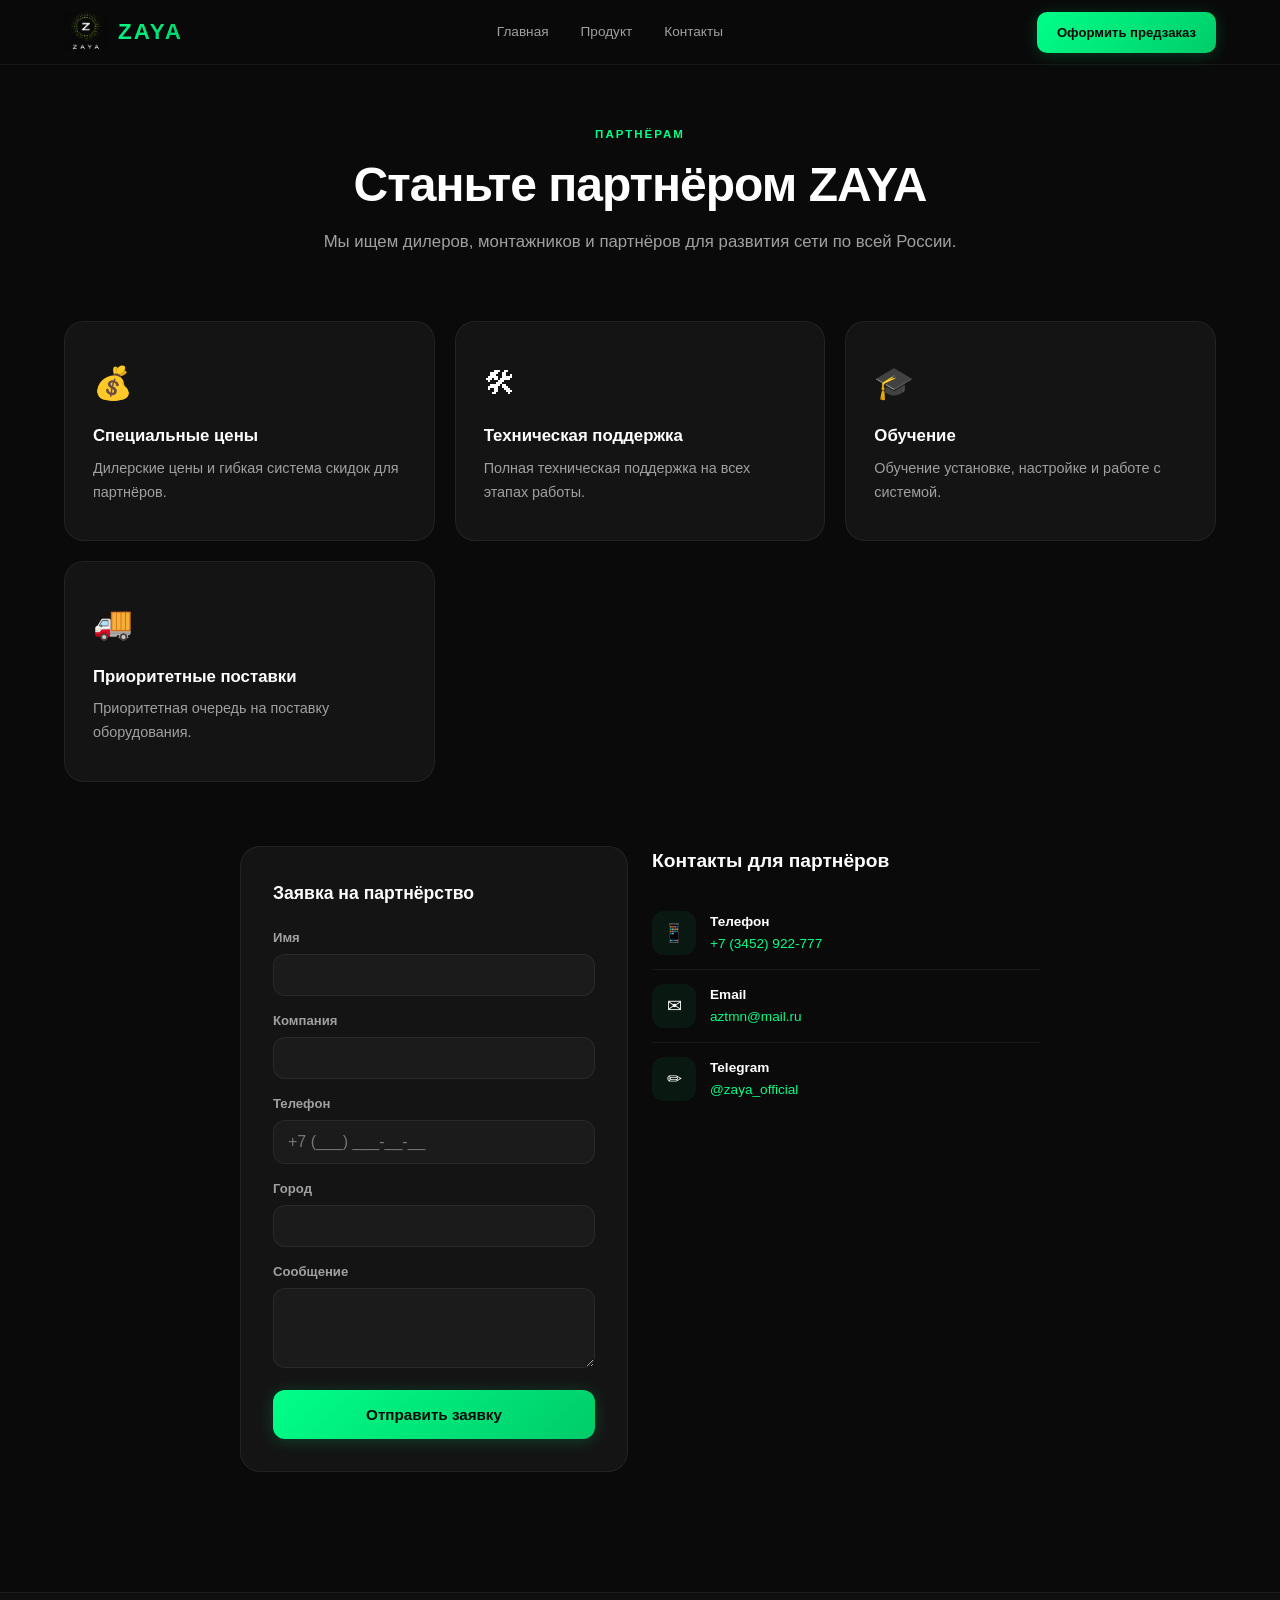
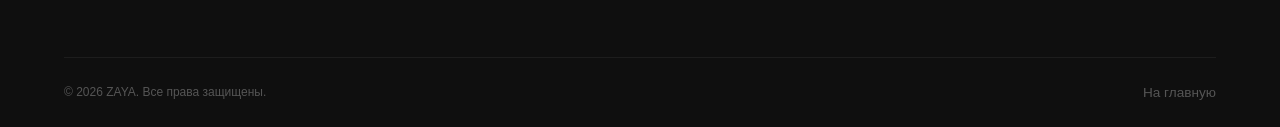
<file: dealers/index.html>
<!DOCTYPE html>
<html lang="ru">
<head>
<meta charset="UTF-8">
<meta name="viewport" content="width=device-width, initial-scale=1.0">
<title>Партнёрам — ZAYA</title>
<meta name="description" content="Станьте партнёром ZAYA. Дилерские условия, техническая поддержка, обучение.">
<link rel="icon" href="../assets/favicon.ico">
<link rel="stylesheet" href="../css/styles.css">
</head>
<body>

<header class="header scrolled" role="banner">
  <div class="container">
    <a href="../" class="logo" aria-label="ZAYA — На главную">
      <img src="../assets/logo.png" alt="ZAYA" width="44" height="44">
      <span>ZAYA</span>
    </a>
    <nav class="nav" aria-label="Навигация">
      <a href="../">Главная</a>
      <a href="../#product">Продукт</a>
      <a href="../#contact">Контакты</a>
    </nav>
    <div class="header-actions">
      <a href="../#contact" class="btn btn-primary btn-sm">Оформить предзаказ</a>
    </div>
  </div>
</header>

<section class="section" style="padding-top:120px">
  <div class="container">
    <div class="section-header">
      <div class="section-label">Партнёрам</div>
      <h2 class="section-title">Станьте партнёром ZAYA</h2>
      <p class="section-desc">Мы ищем дилеров, монтажников и партнёров для развития сети по всей России.</p>
    </div>

    <div class="why-grid" style="margin-bottom:64px">
      <div class="why-card">
        <div class="why-icon">&#128176;</div>
        <h3>Специальные цены</h3>
        <p>Дилерские цены и гибкая система скидок для партнёров.</p>
      </div>
      <div class="why-card">
        <div class="why-icon">&#128736;</div>
        <h3>Техническая поддержка</h3>
        <p>Полная техническая поддержка на всех этапах работы.</p>
      </div>
      <div class="why-card">
        <div class="why-icon">&#127891;</div>
        <h3>Обучение</h3>
        <p>Обучение установке, настройке и работе с системой.</p>
      </div>
      <div class="why-card">
        <div class="why-icon">&#128666;</div>
        <h3>Приоритетные поставки</h3>
        <p>Приоритетная очередь на поставку оборудования.</p>
      </div>
    </div>

    <div class="compare-grid" style="max-width:800px">
      <div class="contact-form-wrap">
        <form class="contact-form" id="dealerForm">
          <h3 style="margin-bottom:20px;font-size:1.1rem;font-weight:700">Заявка на партнёрство</h3>
          <input type="hidden" name="source" value="zaya-dealers">
          <div class="fg"><label for="d-name">Имя</label><input type="text" id="d-name" name="name" required autocomplete="name"></div>
          <div class="fg"><label for="d-company">Компания</label><input type="text" id="d-company" name="company"></div>
          <div class="fg"><label for="d-phone">Телефон</label><input type="tel" id="d-phone" name="phone" required autocomplete="tel" inputmode="tel" placeholder="+7 (___) ___-__-__"></div>
          <div class="fg"><label for="d-city">Город</label><input type="text" id="d-city" name="city"></div>
          <div class="fg"><label for="d-msg">Сообщение</label><textarea id="d-msg" name="message" rows="3"></textarea></div>
          <input type="text" name="website" style="position:absolute;left:-9999px" tabindex="-1" autocomplete="off">
          <input type="hidden" name="form_ts" id="formTs">
          <button type="submit" class="btn btn-primary btn-lg" style="width:100%">Отправить заявку</button>
        </form>
      </div>
      <div class="contact-info">
        <h3>Контакты для партнёров</h3>
        <div class="ci-item">
          <div class="ci-icon">&#128241;</div>
          <div><h4>Телефон</h4><p><a href="tel:+73452922777">+7 (3452) 922-777</a></p></div>
        </div>
        <div class="ci-item">
          <div class="ci-icon">&#9993;</div>
          <div><h4>Email</h4><p><a href="mailto:aztmn@mail.ru">aztmn@mail.ru</a></p></div>
        </div>
        <div class="ci-item">
          <div class="ci-icon">&#9999;</div>
          <div><h4>Telegram</h4><p><a href="https://t.me/zaya_official" target="_blank" rel="noopener">@zaya_official</a></p></div>
        </div>
      </div>
    </div>
  </div>
</section>

<footer class="footer" role="contentinfo">
  <div class="container">
    <div class="footer-bottom">
      <span>&copy; 2026 ZAYA. Все права защищены.</span>
      <a href="../" style="color:var(--t3);font-size:0.85rem">На главную</a>
    </div>
  </div>
</footer>

<script>
document.addEventListener('DOMContentLoaded', function() {
  var tsField = document.getElementById('formTs');
  if (tsField) tsField.value = Date.now();

  var phoneInput = document.querySelector('#d-phone');
  if (phoneInput) {
    function formatPhone(val) {
      var d = val.replace(/\D/g, '');
      if (d.startsWith('8') && d.length <= 11) d = '7' + d.slice(1);
      if (d.length > 0 && d[0] !== '7') d = '7' + d;
      d = d.slice(0, 11);
      if (d.length === 0) return '';
      var fmt = '+7';
      if (d.length > 1) fmt += ' ' + d.slice(1, 4);
      if (d.length > 4) fmt += ' ' + d.slice(4, 7);
      if (d.length > 7) fmt += '-' + d.slice(7, 9);
      if (d.length > 9) fmt += '-' + d.slice(9, 11);
      return fmt;
    }
    phoneInput.addEventListener('input', function() {
      var pos = this.selectionStart;
      var oldLen = this.value.length;
      this.value = formatPhone(this.value);
      var newLen = this.value.length;
      this.setSelectionRange(pos + (newLen - oldLen), pos + (newLen - oldLen));
    });
  }

  var form = document.getElementById('dealerForm');
  if (form) {
    form.addEventListener('submit', function(e) {
      e.preventDefault();
      var overlay = document.createElement('div');
      overlay.style.cssText = 'position:fixed;inset:0;background:rgba(0,0,0,0.7);z-index:10000;display:flex;align-items:center;justify-content:center';
      var box = document.createElement('div');
      box.style.cssText = 'background:#141414;border:1px solid #00ff88;border-radius:12px;padding:40px;text-align:center;color:#fff;max-width:360px;margin:20px';
      box.innerHTML = '<div style="font-size:2.5rem;margin-bottom:16px">\u2713</div><div style="font-size:1.2rem;font-weight:700;margin-bottom:8px">\u0417\u0430\u044f\u0432\u043a\u0430 \u043e\u0442\u043f\u0440\u0430\u0432\u043b\u0435\u043d\u0430!</div><div style="font-size:0.9rem;color:#a0a0a0;margin-bottom:20px">\u041c\u044b \u0441\u0432\u044f\u0436\u0435\u043c\u0441\u044f \u0441 \u0432\u0430\u043c\u0438 \u0432 \u0431\u043b\u0438\u0436\u0430\u0439\u0448\u0435\u0435 \u0432\u0440\u0435\u043c\u044f</div>';
      var btn = document.createElement('button');
      btn.style.cssText = 'padding:12px 32px;border-radius:12px;background:#00ff88;color:#0a0a0a;border:none;font-weight:700;cursor:pointer;font-size:0.95rem';
      btn.textContent = '\u041e\u0442\u043b\u0438\u0447\u043d\u043e';
      btn.addEventListener('click', function() { overlay.remove(); });
      box.appendChild(btn);
      overlay.appendChild(box);
      overlay.addEventListener('click', function(e) { if (e.target === overlay) overlay.remove(); });
      document.body.appendChild(overlay);
      form.reset();
      tsField.value = Date.now();
    });
  }
});
</script>
</body>
</html>
</file>
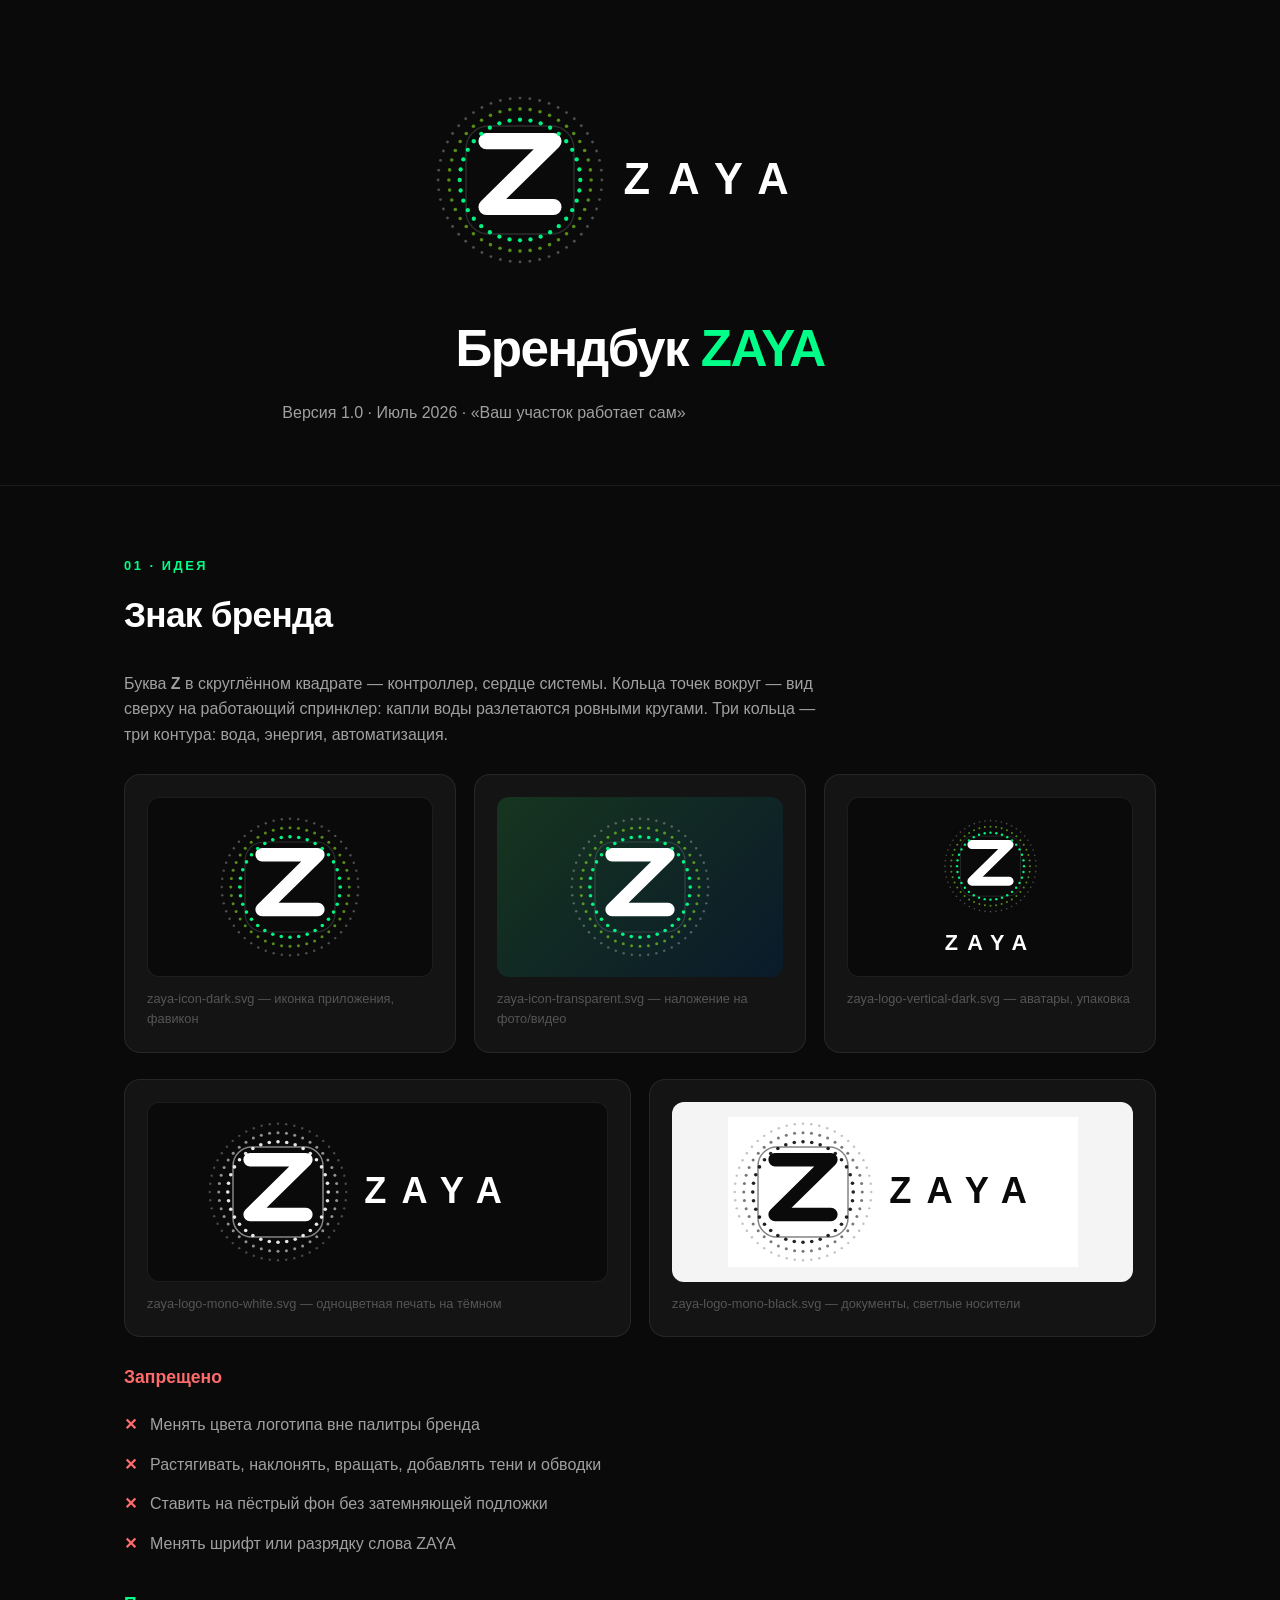
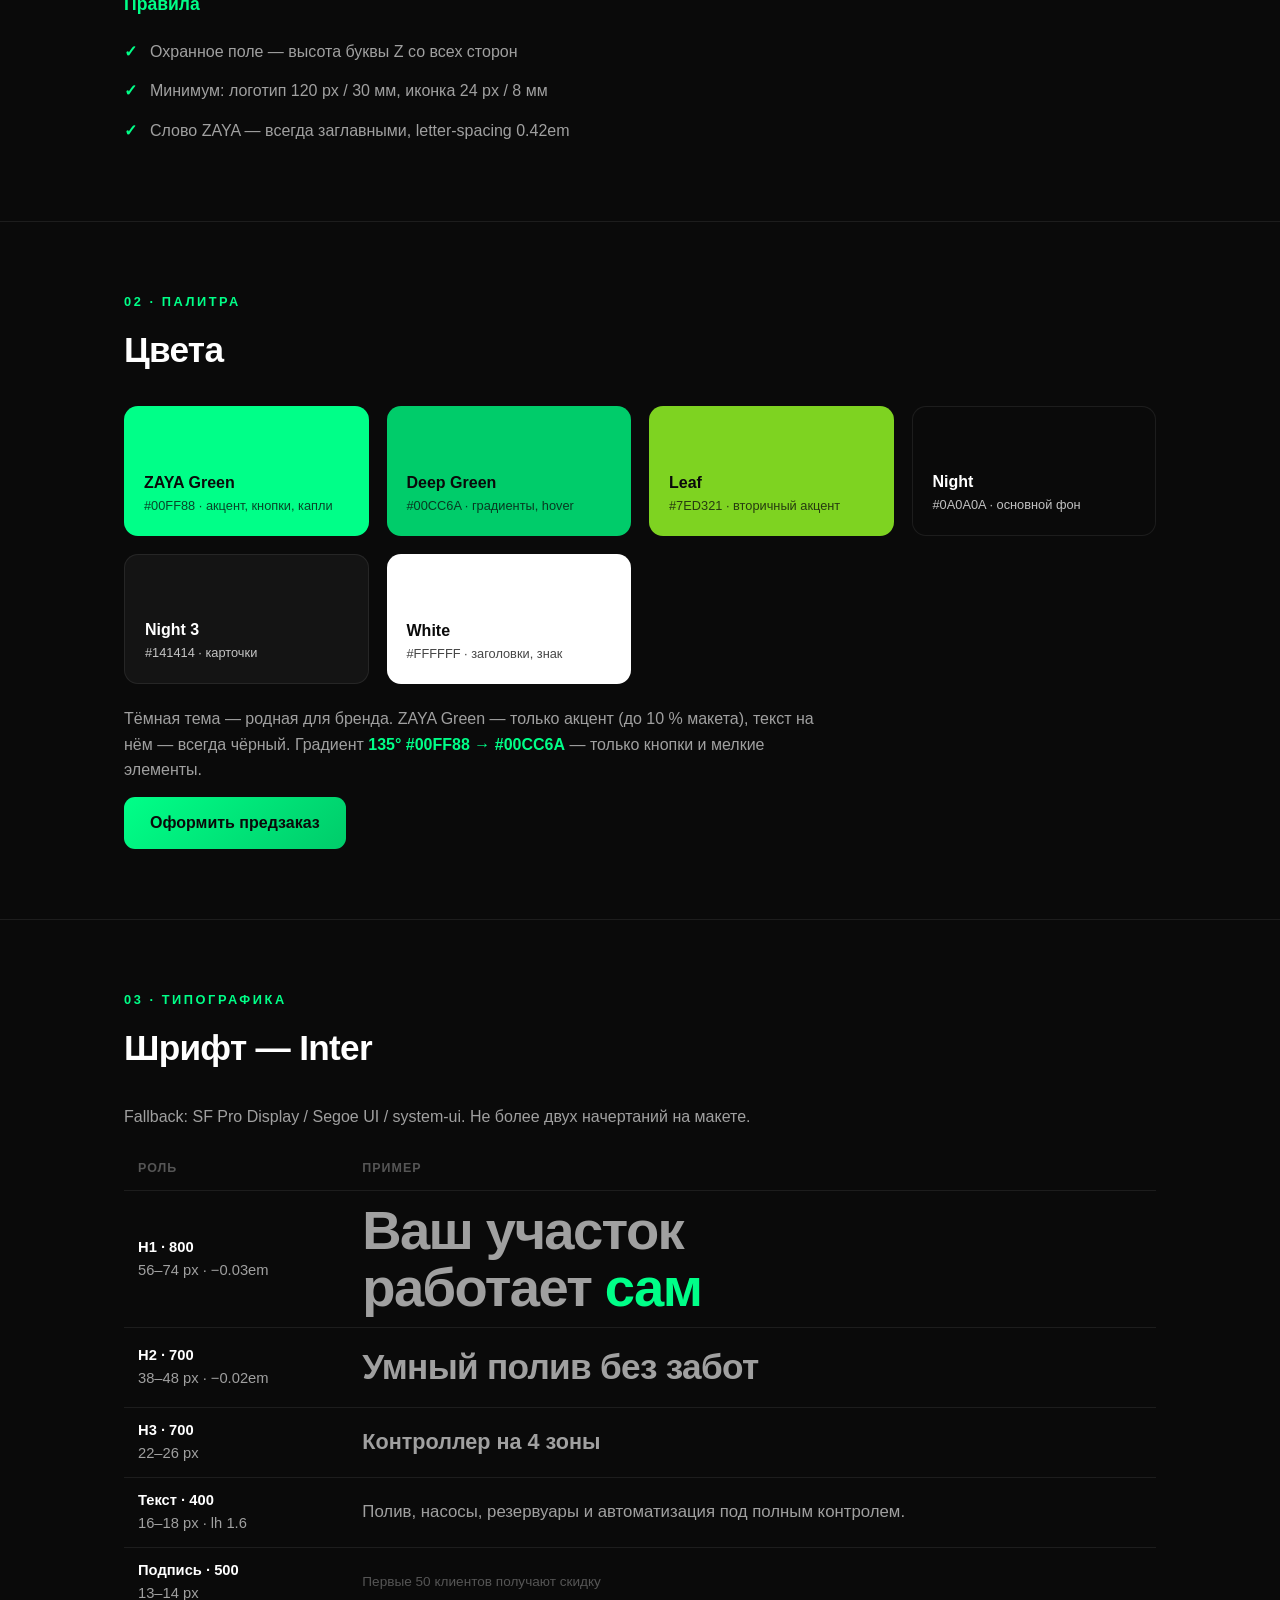
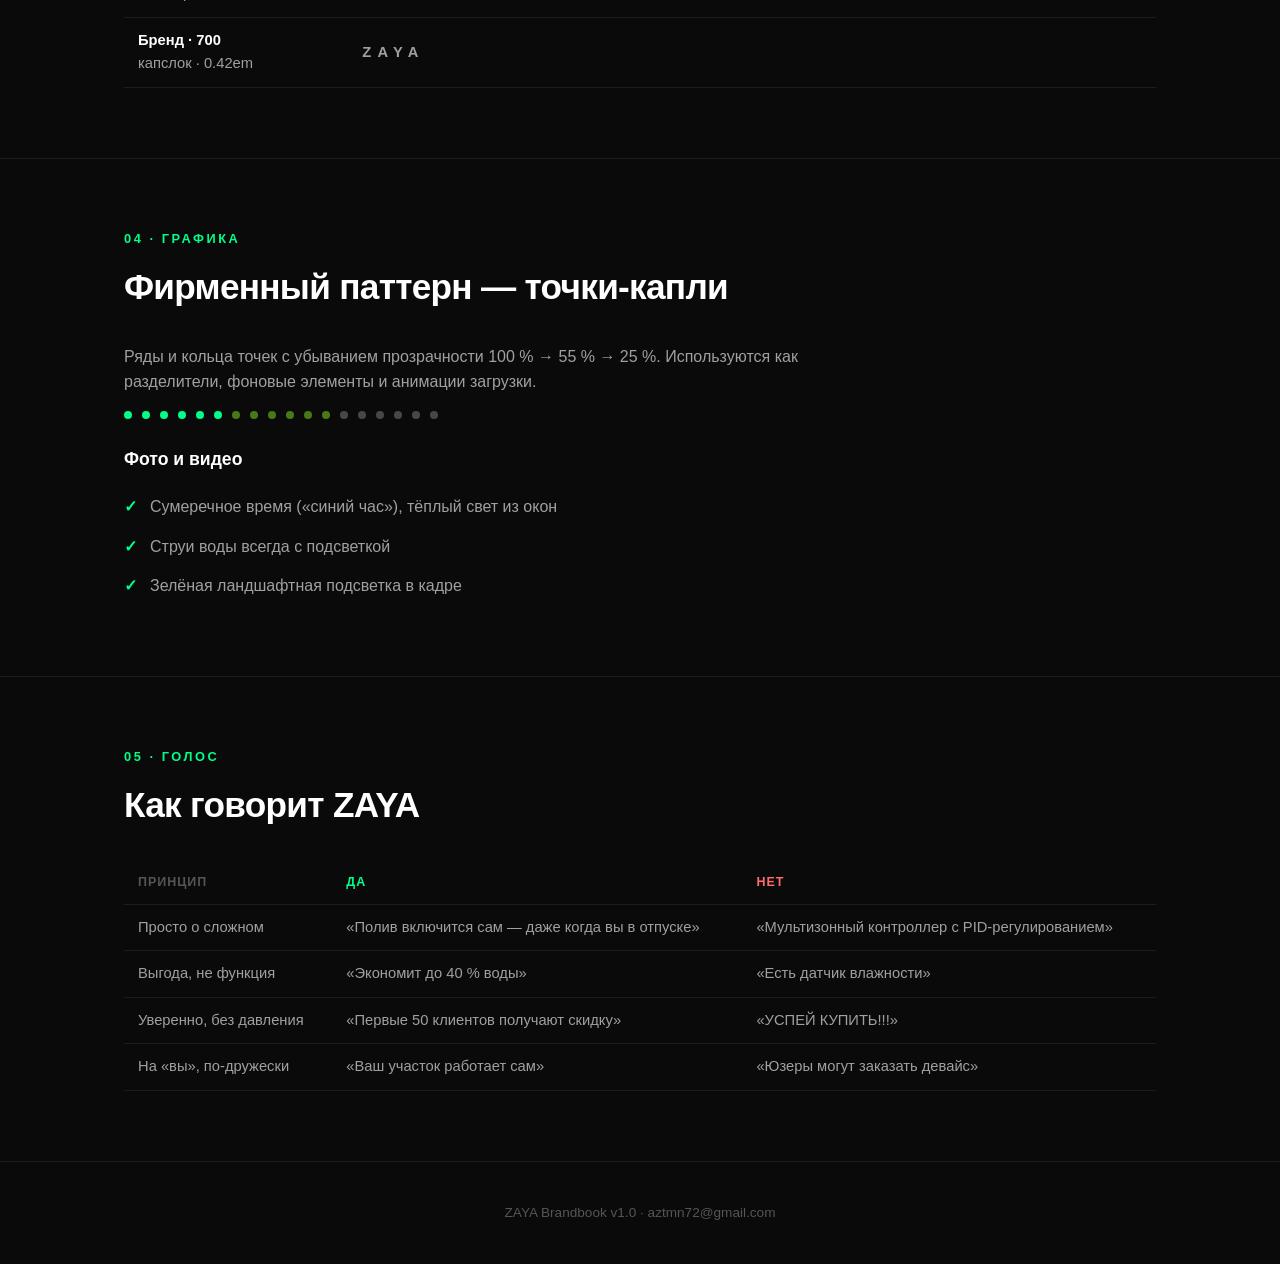
<file: брендбук/brandbook.html>
<!DOCTYPE html>
<html lang="ru">
<head>
<meta charset="UTF-8">
<meta name="viewport" content="width=device-width, initial-scale=1.0">
<title>ZAYA — Брендбук</title>
<style>
*,*::before,*::after{margin:0;padding:0;box-sizing:border-box}
:root{--bg:#0a0a0a;--bg2:#0f0f0f;--bg3:#141414;--bg4:#1a1a1a;--accent:#00ff88;--accent2:#00cc6a;--leaf:#7ED321;--t1:#fff;--t2:#a0a0a0;--t3:#555;--border:rgba(255,255,255,0.08)}
body{font-family:Inter,-apple-system,BlinkMacSystemFont,'SF Pro Display','Segoe UI',Roboto,sans-serif;background:var(--bg);color:var(--t1);line-height:1.6}
.wrap{max-width:1080px;margin:0 auto;padding:0 24px}
header{padding:90px 0 60px;border-bottom:1px solid var(--border);text-align:center}
header .logo-hero{max-width:420px;margin:0 auto 30px}
header .logo-hero svg{width:100%;height:auto}
h1{font-size:clamp(2rem,5vw,3.2rem);font-weight:800;letter-spacing:-0.03em}
h1 .accent{color:var(--accent)}
.sub{color:var(--t2);margin-top:10px}
section{padding:70px 0;border-bottom:1px solid var(--border)}
.label{color:var(--accent);font-size:0.8rem;font-weight:700;letter-spacing:0.2em;text-transform:uppercase;margin-bottom:10px}
h2{font-size:clamp(1.5rem,3.5vw,2.2rem);font-weight:700;letter-spacing:-0.02em;margin-bottom:28px}
h3{font-size:1.1rem;margin:26px 0 12px}
p{color:var(--t2);max-width:720px}
.grid{display:grid;gap:18px;margin-top:26px}
.g2{grid-template-columns:repeat(auto-fit,minmax(280px,1fr))}
.g3{grid-template-columns:repeat(auto-fit,minmax(220px,1fr))}
.card{background:var(--bg3);border:1px solid var(--border);border-radius:16px;padding:22px}
.card .cap{font-size:0.8rem;color:var(--t3);margin-top:12px}
.logo-tile{display:flex;align-items:center;justify-content:center;min-height:180px;border-radius:12px;overflow:hidden}
.logo-tile svg{max-width:85%;max-height:150px;height:auto}
.lt-dark{background:#0a0a0a;border:1px solid var(--border)}
.lt-photo{background:linear-gradient(135deg,#16351f,#0a1a2a)}
.lt-light{background:#f4f4f4}
.swatch{border-radius:14px;padding:20px;min-height:130px;display:flex;flex-direction:column;justify-content:flex-end}
.swatch b{font-size:1rem}
.swatch span{font-size:0.8rem;opacity:0.75}
table{width:100%;border-collapse:collapse;margin-top:18px;font-size:0.92rem}
th,td{text-align:left;padding:11px 14px;border-bottom:1px solid var(--border)}
th{color:var(--t3);font-weight:600;font-size:0.78rem;text-transform:uppercase;letter-spacing:0.08em}
td{color:var(--t2)}
td b{color:var(--t1)}
.type-h1{font-size:3.4rem;font-weight:800;letter-spacing:-0.03em;line-height:1.05}
.type-h2{font-size:2.2rem;font-weight:700;letter-spacing:-0.02em}
.type-h3{font-size:1.35rem;font-weight:700}
.type-body{font-size:1.05rem;color:var(--t2)}
.type-cap{font-size:0.85rem;font-weight:500;color:var(--t3)}
.type-brand{font-weight:700;letter-spacing:0.42em}
.dont{color:#ff6b6b}
.do{color:var(--accent)}
ul{list-style:none;margin-top:14px}
ul li{padding:7px 0 7px 26px;position:relative;color:var(--t2)}
ul li::before{content:'✕';position:absolute;left:0;color:#ff6b6b;font-weight:700}
ul.good li::before{content:'✓';color:var(--accent)}
.dots-demo{display:flex;gap:10px;align-items:center;margin-top:16px}
.dots-demo i{width:8px;height:8px;border-radius:50%;background:var(--accent);display:block}
.dots-demo i:nth-child(n+7){opacity:0.55;background:var(--leaf)}
.dots-demo i:nth-child(n+13){opacity:0.25;background:#fff}
footer{padding:40px 0;color:var(--t3);font-size:0.85rem;text-align:center}
.btn-demo{display:inline-block;background:linear-gradient(135deg,var(--accent),var(--accent2));color:#0a0a0a;font-weight:700;padding:13px 26px;border-radius:11px;margin-top:14px}
</style>
</head>
<body>
<header>
  <div class="wrap">
    <div class="logo-hero"><svg xmlns="http://www.w3.org/2000/svg" viewBox="0 0 560 240">
  <rect width="560" height="240" fill="#0A0A0A"/>
  <g>
    <rect x="48.0" y="48.0" width="144.0" height="144.0" rx="30.2" fill="#0A0A0A" stroke="#FFFFFF" stroke-opacity="0.14" stroke-width="1.9"/>
    <path d="M 75.4 68.2 H 164.6 L 75.4 156.0 H 164.6" fill="none" stroke="#FFFFFF" stroke-width="21.6" stroke-linecap="round" stroke-linejoin="round"/>
    <circle cx="120.00" cy="39.60" r="2.88" fill="#00FF88" opacity="0.95"/>
    <circle cx="133.96" cy="40.82" r="2.88" fill="#00FF88" opacity="0.95"/>
    <circle cx="147.50" cy="44.45" r="2.88" fill="#00FF88" opacity="0.95"/>
    <circle cx="160.20" cy="50.37" r="2.88" fill="#00FF88" opacity="0.95"/>
    <circle cx="171.68" cy="58.41" r="2.88" fill="#00FF88" opacity="0.95"/>
    <circle cx="181.59" cy="68.32" r="2.88" fill="#00FF88" opacity="0.95"/>
    <circle cx="189.63" cy="79.80" r="2.88" fill="#00FF88" opacity="0.95"/>
    <circle cx="195.55" cy="92.50" r="2.88" fill="#00FF88" opacity="0.95"/>
    <circle cx="199.18" cy="106.04" r="2.88" fill="#00FF88" opacity="0.95"/>
    <circle cx="200.40" cy="120.00" r="2.88" fill="#00FF88" opacity="0.95"/>
    <circle cx="199.18" cy="133.96" r="2.88" fill="#00FF88" opacity="0.95"/>
    <circle cx="195.55" cy="147.50" r="2.88" fill="#00FF88" opacity="0.95"/>
    <circle cx="189.63" cy="160.20" r="2.88" fill="#00FF88" opacity="0.95"/>
    <circle cx="181.59" cy="171.68" r="2.88" fill="#00FF88" opacity="0.95"/>
    <circle cx="171.68" cy="181.59" r="2.88" fill="#00FF88" opacity="0.95"/>
    <circle cx="160.20" cy="189.63" r="2.88" fill="#00FF88" opacity="0.95"/>
    <circle cx="147.50" cy="195.55" r="2.88" fill="#00FF88" opacity="0.95"/>
    <circle cx="133.96" cy="199.18" r="2.88" fill="#00FF88" opacity="0.95"/>
    <circle cx="120.00" cy="200.40" r="2.88" fill="#00FF88" opacity="0.95"/>
    <circle cx="106.04" cy="199.18" r="2.88" fill="#00FF88" opacity="0.95"/>
    <circle cx="92.50" cy="195.55" r="2.88" fill="#00FF88" opacity="0.95"/>
    <circle cx="79.80" cy="189.63" r="2.88" fill="#00FF88" opacity="0.95"/>
    <circle cx="68.32" cy="181.59" r="2.88" fill="#00FF88" opacity="0.95"/>
    <circle cx="58.41" cy="171.68" r="2.88" fill="#00FF88" opacity="0.95"/>
    <circle cx="50.37" cy="160.20" r="2.88" fill="#00FF88" opacity="0.95"/>
    <circle cx="44.45" cy="147.50" r="2.88" fill="#00FF88" opacity="0.95"/>
    <circle cx="40.82" cy="133.96" r="2.88" fill="#00FF88" opacity="0.95"/>
    <circle cx="39.60" cy="120.00" r="2.88" fill="#00FF88" opacity="0.95"/>
    <circle cx="40.82" cy="106.04" r="2.88" fill="#00FF88" opacity="0.95"/>
    <circle cx="44.45" cy="92.50" r="2.88" fill="#00FF88" opacity="0.95"/>
    <circle cx="50.37" cy="79.80" r="2.88" fill="#00FF88" opacity="0.95"/>
    <circle cx="58.41" cy="68.32" r="2.88" fill="#00FF88" opacity="0.95"/>
    <circle cx="68.32" cy="58.41" r="2.88" fill="#00FF88" opacity="0.95"/>
    <circle cx="79.80" cy="50.37" r="2.88" fill="#00FF88" opacity="0.95"/>
    <circle cx="92.50" cy="44.45" r="2.88" fill="#00FF88" opacity="0.95"/>
    <circle cx="106.04" cy="40.82" r="2.88" fill="#00FF88" opacity="0.95"/>
    <circle cx="120.00" cy="25.20" r="2.4" fill="#7ED321" opacity="0.65"/>
    <circle cx="133.49" cy="26.16" r="2.4" fill="#7ED321" opacity="0.65"/>
    <circle cx="146.71" cy="29.04" r="2.4" fill="#7ED321" opacity="0.65"/>
    <circle cx="159.38" cy="33.77" r="2.4" fill="#7ED321" opacity="0.65"/>
    <circle cx="171.25" cy="40.25" r="2.4" fill="#7ED321" opacity="0.65"/>
    <circle cx="182.08" cy="48.35" r="2.4" fill="#7ED321" opacity="0.65"/>
    <circle cx="191.65" cy="57.92" r="2.4" fill="#7ED321" opacity="0.65"/>
    <circle cx="199.75" cy="68.75" r="2.4" fill="#7ED321" opacity="0.65"/>
    <circle cx="206.23" cy="80.62" r="2.4" fill="#7ED321" opacity="0.65"/>
    <circle cx="210.96" cy="93.29" r="2.4" fill="#7ED321" opacity="0.65"/>
    <circle cx="213.84" cy="106.51" r="2.4" fill="#7ED321" opacity="0.65"/>
    <circle cx="214.80" cy="120.00" r="2.4" fill="#7ED321" opacity="0.65"/>
    <circle cx="213.84" cy="133.49" r="2.4" fill="#7ED321" opacity="0.65"/>
    <circle cx="210.96" cy="146.71" r="2.4" fill="#7ED321" opacity="0.65"/>
    <circle cx="206.23" cy="159.38" r="2.4" fill="#7ED321" opacity="0.65"/>
    <circle cx="199.75" cy="171.25" r="2.4" fill="#7ED321" opacity="0.65"/>
    <circle cx="191.65" cy="182.08" r="2.4" fill="#7ED321" opacity="0.65"/>
    <circle cx="182.08" cy="191.65" r="2.4" fill="#7ED321" opacity="0.65"/>
    <circle cx="171.25" cy="199.75" r="2.4" fill="#7ED321" opacity="0.65"/>
    <circle cx="159.38" cy="206.23" r="2.4" fill="#7ED321" opacity="0.65"/>
    <circle cx="146.71" cy="210.96" r="2.4" fill="#7ED321" opacity="0.65"/>
    <circle cx="133.49" cy="213.84" r="2.4" fill="#7ED321" opacity="0.65"/>
    <circle cx="120.00" cy="214.80" r="2.4" fill="#7ED321" opacity="0.65"/>
    <circle cx="106.51" cy="213.84" r="2.4" fill="#7ED321" opacity="0.65"/>
    <circle cx="93.29" cy="210.96" r="2.4" fill="#7ED321" opacity="0.65"/>
    <circle cx="80.62" cy="206.23" r="2.4" fill="#7ED321" opacity="0.65"/>
    <circle cx="68.75" cy="199.75" r="2.4" fill="#7ED321" opacity="0.65"/>
    <circle cx="57.92" cy="191.65" r="2.4" fill="#7ED321" opacity="0.65"/>
    <circle cx="48.35" cy="182.08" r="2.4" fill="#7ED321" opacity="0.65"/>
    <circle cx="40.25" cy="171.25" r="2.4" fill="#7ED321" opacity="0.65"/>
    <circle cx="33.77" cy="159.38" r="2.4" fill="#7ED321" opacity="0.65"/>
    <circle cx="29.04" cy="146.71" r="2.4" fill="#7ED321" opacity="0.65"/>
    <circle cx="26.16" cy="133.49" r="2.4" fill="#7ED321" opacity="0.65"/>
    <circle cx="25.20" cy="120.00" r="2.4" fill="#7ED321" opacity="0.65"/>
    <circle cx="26.16" cy="106.51" r="2.4" fill="#7ED321" opacity="0.65"/>
    <circle cx="29.04" cy="93.29" r="2.4" fill="#7ED321" opacity="0.65"/>
    <circle cx="33.77" cy="80.62" r="2.4" fill="#7ED321" opacity="0.65"/>
    <circle cx="40.25" cy="68.75" r="2.4" fill="#7ED321" opacity="0.65"/>
    <circle cx="48.35" cy="57.92" r="2.4" fill="#7ED321" opacity="0.65"/>
    <circle cx="57.92" cy="48.35" r="2.4" fill="#7ED321" opacity="0.65"/>
    <circle cx="68.75" cy="40.25" r="2.4" fill="#7ED321" opacity="0.65"/>
    <circle cx="80.62" cy="33.77" r="2.4" fill="#7ED321" opacity="0.65"/>
    <circle cx="93.29" cy="29.04" r="2.4" fill="#7ED321" opacity="0.65"/>
    <circle cx="106.51" cy="26.16" r="2.4" fill="#7ED321" opacity="0.65"/>
    <circle cx="120.00" cy="10.80" r="1.92" fill="#FFFFFF" opacity="0.28"/>
    <circle cx="133.16" cy="11.60" r="1.92" fill="#FFFFFF" opacity="0.28"/>
    <circle cx="146.13" cy="13.97" r="1.92" fill="#FFFFFF" opacity="0.28"/>
    <circle cx="158.72" cy="17.90" r="1.92" fill="#FFFFFF" opacity="0.28"/>
    <circle cx="170.75" cy="23.31" r="1.92" fill="#FFFFFF" opacity="0.28"/>
    <circle cx="182.03" cy="30.13" r="1.92" fill="#FFFFFF" opacity="0.28"/>
    <circle cx="192.41" cy="38.26" r="1.92" fill="#FFFFFF" opacity="0.28"/>
    <circle cx="201.74" cy="47.59" r="1.92" fill="#FFFFFF" opacity="0.28"/>
    <circle cx="209.87" cy="57.97" r="1.92" fill="#FFFFFF" opacity="0.28"/>
    <circle cx="216.69" cy="69.25" r="1.92" fill="#FFFFFF" opacity="0.28"/>
    <circle cx="222.10" cy="81.28" r="1.92" fill="#FFFFFF" opacity="0.28"/>
    <circle cx="226.03" cy="93.87" r="1.92" fill="#FFFFFF" opacity="0.28"/>
    <circle cx="228.40" cy="106.84" r="1.92" fill="#FFFFFF" opacity="0.28"/>
    <circle cx="229.20" cy="120.00" r="1.92" fill="#FFFFFF" opacity="0.28"/>
    <circle cx="228.40" cy="133.16" r="1.92" fill="#FFFFFF" opacity="0.28"/>
    <circle cx="226.03" cy="146.13" r="1.92" fill="#FFFFFF" opacity="0.28"/>
    <circle cx="222.10" cy="158.72" r="1.92" fill="#FFFFFF" opacity="0.28"/>
    <circle cx="216.69" cy="170.75" r="1.92" fill="#FFFFFF" opacity="0.28"/>
    <circle cx="209.87" cy="182.03" r="1.92" fill="#FFFFFF" opacity="0.28"/>
    <circle cx="201.74" cy="192.41" r="1.92" fill="#FFFFFF" opacity="0.28"/>
    <circle cx="192.41" cy="201.74" r="1.92" fill="#FFFFFF" opacity="0.28"/>
    <circle cx="182.03" cy="209.87" r="1.92" fill="#FFFFFF" opacity="0.28"/>
    <circle cx="170.75" cy="216.69" r="1.92" fill="#FFFFFF" opacity="0.28"/>
    <circle cx="158.72" cy="222.10" r="1.92" fill="#FFFFFF" opacity="0.28"/>
    <circle cx="146.13" cy="226.03" r="1.92" fill="#FFFFFF" opacity="0.28"/>
    <circle cx="133.16" cy="228.40" r="1.92" fill="#FFFFFF" opacity="0.28"/>
    <circle cx="120.00" cy="229.20" r="1.92" fill="#FFFFFF" opacity="0.28"/>
    <circle cx="106.84" cy="228.40" r="1.92" fill="#FFFFFF" opacity="0.28"/>
    <circle cx="93.87" cy="226.03" r="1.92" fill="#FFFFFF" opacity="0.28"/>
    <circle cx="81.28" cy="222.10" r="1.92" fill="#FFFFFF" opacity="0.28"/>
    <circle cx="69.25" cy="216.69" r="1.92" fill="#FFFFFF" opacity="0.28"/>
    <circle cx="57.97" cy="209.87" r="1.92" fill="#FFFFFF" opacity="0.28"/>
    <circle cx="47.59" cy="201.74" r="1.92" fill="#FFFFFF" opacity="0.28"/>
    <circle cx="38.26" cy="192.41" r="1.92" fill="#FFFFFF" opacity="0.28"/>
    <circle cx="30.13" cy="182.03" r="1.92" fill="#FFFFFF" opacity="0.28"/>
    <circle cx="23.31" cy="170.75" r="1.92" fill="#FFFFFF" opacity="0.28"/>
    <circle cx="17.90" cy="158.72" r="1.92" fill="#FFFFFF" opacity="0.28"/>
    <circle cx="13.97" cy="146.13" r="1.92" fill="#FFFFFF" opacity="0.28"/>
    <circle cx="11.60" cy="133.16" r="1.92" fill="#FFFFFF" opacity="0.28"/>
    <circle cx="10.80" cy="120.00" r="1.92" fill="#FFFFFF" opacity="0.28"/>
    <circle cx="11.60" cy="106.84" r="1.92" fill="#FFFFFF" opacity="0.28"/>
    <circle cx="13.97" cy="93.87" r="1.92" fill="#FFFFFF" opacity="0.28"/>
    <circle cx="17.90" cy="81.28" r="1.92" fill="#FFFFFF" opacity="0.28"/>
    <circle cx="23.31" cy="69.25" r="1.92" fill="#FFFFFF" opacity="0.28"/>
    <circle cx="30.13" cy="57.97" r="1.92" fill="#FFFFFF" opacity="0.28"/>
    <circle cx="38.26" cy="47.59" r="1.92" fill="#FFFFFF" opacity="0.28"/>
    <circle cx="47.59" cy="38.26" r="1.92" fill="#FFFFFF" opacity="0.28"/>
    <circle cx="57.97" cy="30.13" r="1.92" fill="#FFFFFF" opacity="0.28"/>
    <circle cx="69.25" cy="23.31" r="1.92" fill="#FFFFFF" opacity="0.28"/>
    <circle cx="81.28" cy="17.90" r="1.92" fill="#FFFFFF" opacity="0.28"/>
    <circle cx="93.87" cy="13.97" r="1.92" fill="#FFFFFF" opacity="0.28"/>
    <circle cx="106.84" cy="11.60" r="1.92" fill="#FFFFFF" opacity="0.28"/>
  </g>
  <text x="258" y="138" font-family="Inter, -apple-system, 'SF Pro Display', 'Segoe UI', sans-serif" font-weight="700" font-size="58" letter-spacing="0.42em" fill="#FFFFFF">ZAYA</text>
</svg></div>
    <h1>Брендбук <span class="accent">ZAYA</span></h1>
    <p class="sub">Версия 1.0 · Июль 2026 · «Ваш участок работает сам»</p>
  </div>
</header>

<section>
  <div class="wrap">
    <div class="label">01 · Идея</div>
    <h2>Знак бренда</h2>
    <p>Буква <b>Z</b> в скруглённом квадрате — контроллер, сердце системы. Кольца точек вокруг — вид сверху на работающий спринклер: капли воды разлетаются ровными кругами. Три кольца — три контура: вода, энергия, автоматизация.</p>
    <div class="grid g3">
      <div class="card"><div class="logo-tile lt-dark"><svg xmlns="http://www.w3.org/2000/svg" viewBox="0 0 240 240">
  <rect width="240" height="240" fill="#0A0A0A"/>
  <g>
    <rect x="48.0" y="48.0" width="144.0" height="144.0" rx="30.2" fill="#0A0A0A" stroke="#FFFFFF" stroke-opacity="0.14" stroke-width="1.9"/>
    <path d="M 75.4 68.2 H 164.6 L 75.4 156.0 H 164.6" fill="none" stroke="#FFFFFF" stroke-width="21.6" stroke-linecap="round" stroke-linejoin="round"/>
    <circle cx="120.00" cy="39.60" r="2.88" fill="#00FF88" opacity="0.95"/>
    <circle cx="133.96" cy="40.82" r="2.88" fill="#00FF88" opacity="0.95"/>
    <circle cx="147.50" cy="44.45" r="2.88" fill="#00FF88" opacity="0.95"/>
    <circle cx="160.20" cy="50.37" r="2.88" fill="#00FF88" opacity="0.95"/>
    <circle cx="171.68" cy="58.41" r="2.88" fill="#00FF88" opacity="0.95"/>
    <circle cx="181.59" cy="68.32" r="2.88" fill="#00FF88" opacity="0.95"/>
    <circle cx="189.63" cy="79.80" r="2.88" fill="#00FF88" opacity="0.95"/>
    <circle cx="195.55" cy="92.50" r="2.88" fill="#00FF88" opacity="0.95"/>
    <circle cx="199.18" cy="106.04" r="2.88" fill="#00FF88" opacity="0.95"/>
    <circle cx="200.40" cy="120.00" r="2.88" fill="#00FF88" opacity="0.95"/>
    <circle cx="199.18" cy="133.96" r="2.88" fill="#00FF88" opacity="0.95"/>
    <circle cx="195.55" cy="147.50" r="2.88" fill="#00FF88" opacity="0.95"/>
    <circle cx="189.63" cy="160.20" r="2.88" fill="#00FF88" opacity="0.95"/>
    <circle cx="181.59" cy="171.68" r="2.88" fill="#00FF88" opacity="0.95"/>
    <circle cx="171.68" cy="181.59" r="2.88" fill="#00FF88" opacity="0.95"/>
    <circle cx="160.20" cy="189.63" r="2.88" fill="#00FF88" opacity="0.95"/>
    <circle cx="147.50" cy="195.55" r="2.88" fill="#00FF88" opacity="0.95"/>
    <circle cx="133.96" cy="199.18" r="2.88" fill="#00FF88" opacity="0.95"/>
    <circle cx="120.00" cy="200.40" r="2.88" fill="#00FF88" opacity="0.95"/>
    <circle cx="106.04" cy="199.18" r="2.88" fill="#00FF88" opacity="0.95"/>
    <circle cx="92.50" cy="195.55" r="2.88" fill="#00FF88" opacity="0.95"/>
    <circle cx="79.80" cy="189.63" r="2.88" fill="#00FF88" opacity="0.95"/>
    <circle cx="68.32" cy="181.59" r="2.88" fill="#00FF88" opacity="0.95"/>
    <circle cx="58.41" cy="171.68" r="2.88" fill="#00FF88" opacity="0.95"/>
    <circle cx="50.37" cy="160.20" r="2.88" fill="#00FF88" opacity="0.95"/>
    <circle cx="44.45" cy="147.50" r="2.88" fill="#00FF88" opacity="0.95"/>
    <circle cx="40.82" cy="133.96" r="2.88" fill="#00FF88" opacity="0.95"/>
    <circle cx="39.60" cy="120.00" r="2.88" fill="#00FF88" opacity="0.95"/>
    <circle cx="40.82" cy="106.04" r="2.88" fill="#00FF88" opacity="0.95"/>
    <circle cx="44.45" cy="92.50" r="2.88" fill="#00FF88" opacity="0.95"/>
    <circle cx="50.37" cy="79.80" r="2.88" fill="#00FF88" opacity="0.95"/>
    <circle cx="58.41" cy="68.32" r="2.88" fill="#00FF88" opacity="0.95"/>
    <circle cx="68.32" cy="58.41" r="2.88" fill="#00FF88" opacity="0.95"/>
    <circle cx="79.80" cy="50.37" r="2.88" fill="#00FF88" opacity="0.95"/>
    <circle cx="92.50" cy="44.45" r="2.88" fill="#00FF88" opacity="0.95"/>
    <circle cx="106.04" cy="40.82" r="2.88" fill="#00FF88" opacity="0.95"/>
    <circle cx="120.00" cy="25.20" r="2.4" fill="#7ED321" opacity="0.65"/>
    <circle cx="133.49" cy="26.16" r="2.4" fill="#7ED321" opacity="0.65"/>
    <circle cx="146.71" cy="29.04" r="2.4" fill="#7ED321" opacity="0.65"/>
    <circle cx="159.38" cy="33.77" r="2.4" fill="#7ED321" opacity="0.65"/>
    <circle cx="171.25" cy="40.25" r="2.4" fill="#7ED321" opacity="0.65"/>
    <circle cx="182.08" cy="48.35" r="2.4" fill="#7ED321" opacity="0.65"/>
    <circle cx="191.65" cy="57.92" r="2.4" fill="#7ED321" opacity="0.65"/>
    <circle cx="199.75" cy="68.75" r="2.4" fill="#7ED321" opacity="0.65"/>
    <circle cx="206.23" cy="80.62" r="2.4" fill="#7ED321" opacity="0.65"/>
    <circle cx="210.96" cy="93.29" r="2.4" fill="#7ED321" opacity="0.65"/>
    <circle cx="213.84" cy="106.51" r="2.4" fill="#7ED321" opacity="0.65"/>
    <circle cx="214.80" cy="120.00" r="2.4" fill="#7ED321" opacity="0.65"/>
    <circle cx="213.84" cy="133.49" r="2.4" fill="#7ED321" opacity="0.65"/>
    <circle cx="210.96" cy="146.71" r="2.4" fill="#7ED321" opacity="0.65"/>
    <circle cx="206.23" cy="159.38" r="2.4" fill="#7ED321" opacity="0.65"/>
    <circle cx="199.75" cy="171.25" r="2.4" fill="#7ED321" opacity="0.65"/>
    <circle cx="191.65" cy="182.08" r="2.4" fill="#7ED321" opacity="0.65"/>
    <circle cx="182.08" cy="191.65" r="2.4" fill="#7ED321" opacity="0.65"/>
    <circle cx="171.25" cy="199.75" r="2.4" fill="#7ED321" opacity="0.65"/>
    <circle cx="159.38" cy="206.23" r="2.4" fill="#7ED321" opacity="0.65"/>
    <circle cx="146.71" cy="210.96" r="2.4" fill="#7ED321" opacity="0.65"/>
    <circle cx="133.49" cy="213.84" r="2.4" fill="#7ED321" opacity="0.65"/>
    <circle cx="120.00" cy="214.80" r="2.4" fill="#7ED321" opacity="0.65"/>
    <circle cx="106.51" cy="213.84" r="2.4" fill="#7ED321" opacity="0.65"/>
    <circle cx="93.29" cy="210.96" r="2.4" fill="#7ED321" opacity="0.65"/>
    <circle cx="80.62" cy="206.23" r="2.4" fill="#7ED321" opacity="0.65"/>
    <circle cx="68.75" cy="199.75" r="2.4" fill="#7ED321" opacity="0.65"/>
    <circle cx="57.92" cy="191.65" r="2.4" fill="#7ED321" opacity="0.65"/>
    <circle cx="48.35" cy="182.08" r="2.4" fill="#7ED321" opacity="0.65"/>
    <circle cx="40.25" cy="171.25" r="2.4" fill="#7ED321" opacity="0.65"/>
    <circle cx="33.77" cy="159.38" r="2.4" fill="#7ED321" opacity="0.65"/>
    <circle cx="29.04" cy="146.71" r="2.4" fill="#7ED321" opacity="0.65"/>
    <circle cx="26.16" cy="133.49" r="2.4" fill="#7ED321" opacity="0.65"/>
    <circle cx="25.20" cy="120.00" r="2.4" fill="#7ED321" opacity="0.65"/>
    <circle cx="26.16" cy="106.51" r="2.4" fill="#7ED321" opacity="0.65"/>
    <circle cx="29.04" cy="93.29" r="2.4" fill="#7ED321" opacity="0.65"/>
    <circle cx="33.77" cy="80.62" r="2.4" fill="#7ED321" opacity="0.65"/>
    <circle cx="40.25" cy="68.75" r="2.4" fill="#7ED321" opacity="0.65"/>
    <circle cx="48.35" cy="57.92" r="2.4" fill="#7ED321" opacity="0.65"/>
    <circle cx="57.92" cy="48.35" r="2.4" fill="#7ED321" opacity="0.65"/>
    <circle cx="68.75" cy="40.25" r="2.4" fill="#7ED321" opacity="0.65"/>
    <circle cx="80.62" cy="33.77" r="2.4" fill="#7ED321" opacity="0.65"/>
    <circle cx="93.29" cy="29.04" r="2.4" fill="#7ED321" opacity="0.65"/>
    <circle cx="106.51" cy="26.16" r="2.4" fill="#7ED321" opacity="0.65"/>
    <circle cx="120.00" cy="10.80" r="1.92" fill="#FFFFFF" opacity="0.28"/>
    <circle cx="133.16" cy="11.60" r="1.92" fill="#FFFFFF" opacity="0.28"/>
    <circle cx="146.13" cy="13.97" r="1.92" fill="#FFFFFF" opacity="0.28"/>
    <circle cx="158.72" cy="17.90" r="1.92" fill="#FFFFFF" opacity="0.28"/>
    <circle cx="170.75" cy="23.31" r="1.92" fill="#FFFFFF" opacity="0.28"/>
    <circle cx="182.03" cy="30.13" r="1.92" fill="#FFFFFF" opacity="0.28"/>
    <circle cx="192.41" cy="38.26" r="1.92" fill="#FFFFFF" opacity="0.28"/>
    <circle cx="201.74" cy="47.59" r="1.92" fill="#FFFFFF" opacity="0.28"/>
    <circle cx="209.87" cy="57.97" r="1.92" fill="#FFFFFF" opacity="0.28"/>
    <circle cx="216.69" cy="69.25" r="1.92" fill="#FFFFFF" opacity="0.28"/>
    <circle cx="222.10" cy="81.28" r="1.92" fill="#FFFFFF" opacity="0.28"/>
    <circle cx="226.03" cy="93.87" r="1.92" fill="#FFFFFF" opacity="0.28"/>
    <circle cx="228.40" cy="106.84" r="1.92" fill="#FFFFFF" opacity="0.28"/>
    <circle cx="229.20" cy="120.00" r="1.92" fill="#FFFFFF" opacity="0.28"/>
    <circle cx="228.40" cy="133.16" r="1.92" fill="#FFFFFF" opacity="0.28"/>
    <circle cx="226.03" cy="146.13" r="1.92" fill="#FFFFFF" opacity="0.28"/>
    <circle cx="222.10" cy="158.72" r="1.92" fill="#FFFFFF" opacity="0.28"/>
    <circle cx="216.69" cy="170.75" r="1.92" fill="#FFFFFF" opacity="0.28"/>
    <circle cx="209.87" cy="182.03" r="1.92" fill="#FFFFFF" opacity="0.28"/>
    <circle cx="201.74" cy="192.41" r="1.92" fill="#FFFFFF" opacity="0.28"/>
    <circle cx="192.41" cy="201.74" r="1.92" fill="#FFFFFF" opacity="0.28"/>
    <circle cx="182.03" cy="209.87" r="1.92" fill="#FFFFFF" opacity="0.28"/>
    <circle cx="170.75" cy="216.69" r="1.92" fill="#FFFFFF" opacity="0.28"/>
    <circle cx="158.72" cy="222.10" r="1.92" fill="#FFFFFF" opacity="0.28"/>
    <circle cx="146.13" cy="226.03" r="1.92" fill="#FFFFFF" opacity="0.28"/>
    <circle cx="133.16" cy="228.40" r="1.92" fill="#FFFFFF" opacity="0.28"/>
    <circle cx="120.00" cy="229.20" r="1.92" fill="#FFFFFF" opacity="0.28"/>
    <circle cx="106.84" cy="228.40" r="1.92" fill="#FFFFFF" opacity="0.28"/>
    <circle cx="93.87" cy="226.03" r="1.92" fill="#FFFFFF" opacity="0.28"/>
    <circle cx="81.28" cy="222.10" r="1.92" fill="#FFFFFF" opacity="0.28"/>
    <circle cx="69.25" cy="216.69" r="1.92" fill="#FFFFFF" opacity="0.28"/>
    <circle cx="57.97" cy="209.87" r="1.92" fill="#FFFFFF" opacity="0.28"/>
    <circle cx="47.59" cy="201.74" r="1.92" fill="#FFFFFF" opacity="0.28"/>
    <circle cx="38.26" cy="192.41" r="1.92" fill="#FFFFFF" opacity="0.28"/>
    <circle cx="30.13" cy="182.03" r="1.92" fill="#FFFFFF" opacity="0.28"/>
    <circle cx="23.31" cy="170.75" r="1.92" fill="#FFFFFF" opacity="0.28"/>
    <circle cx="17.90" cy="158.72" r="1.92" fill="#FFFFFF" opacity="0.28"/>
    <circle cx="13.97" cy="146.13" r="1.92" fill="#FFFFFF" opacity="0.28"/>
    <circle cx="11.60" cy="133.16" r="1.92" fill="#FFFFFF" opacity="0.28"/>
    <circle cx="10.80" cy="120.00" r="1.92" fill="#FFFFFF" opacity="0.28"/>
    <circle cx="11.60" cy="106.84" r="1.92" fill="#FFFFFF" opacity="0.28"/>
    <circle cx="13.97" cy="93.87" r="1.92" fill="#FFFFFF" opacity="0.28"/>
    <circle cx="17.90" cy="81.28" r="1.92" fill="#FFFFFF" opacity="0.28"/>
    <circle cx="23.31" cy="69.25" r="1.92" fill="#FFFFFF" opacity="0.28"/>
    <circle cx="30.13" cy="57.97" r="1.92" fill="#FFFFFF" opacity="0.28"/>
    <circle cx="38.26" cy="47.59" r="1.92" fill="#FFFFFF" opacity="0.28"/>
    <circle cx="47.59" cy="38.26" r="1.92" fill="#FFFFFF" opacity="0.28"/>
    <circle cx="57.97" cy="30.13" r="1.92" fill="#FFFFFF" opacity="0.28"/>
    <circle cx="69.25" cy="23.31" r="1.92" fill="#FFFFFF" opacity="0.28"/>
    <circle cx="81.28" cy="17.90" r="1.92" fill="#FFFFFF" opacity="0.28"/>
    <circle cx="93.87" cy="13.97" r="1.92" fill="#FFFFFF" opacity="0.28"/>
    <circle cx="106.84" cy="11.60" r="1.92" fill="#FFFFFF" opacity="0.28"/>
  </g>
</svg></div><div class="cap">zaya-icon-dark.svg — иконка приложения, фавикон</div></div>
      <div class="card"><div class="logo-tile lt-photo"><svg xmlns="http://www.w3.org/2000/svg" viewBox="0 0 240 240">
  <g>
    <rect x="48.0" y="48.0" width="144.0" height="144.0" rx="30.2" fill="none" stroke="#FFFFFF" stroke-opacity="0.14" stroke-width="1.9"/>
    <path d="M 75.4 68.2 H 164.6 L 75.4 156.0 H 164.6" fill="none" stroke="#FFFFFF" stroke-width="21.6" stroke-linecap="round" stroke-linejoin="round"/>
    <circle cx="120.00" cy="39.60" r="2.88" fill="#00FF88" opacity="0.95"/>
    <circle cx="133.96" cy="40.82" r="2.88" fill="#00FF88" opacity="0.95"/>
    <circle cx="147.50" cy="44.45" r="2.88" fill="#00FF88" opacity="0.95"/>
    <circle cx="160.20" cy="50.37" r="2.88" fill="#00FF88" opacity="0.95"/>
    <circle cx="171.68" cy="58.41" r="2.88" fill="#00FF88" opacity="0.95"/>
    <circle cx="181.59" cy="68.32" r="2.88" fill="#00FF88" opacity="0.95"/>
    <circle cx="189.63" cy="79.80" r="2.88" fill="#00FF88" opacity="0.95"/>
    <circle cx="195.55" cy="92.50" r="2.88" fill="#00FF88" opacity="0.95"/>
    <circle cx="199.18" cy="106.04" r="2.88" fill="#00FF88" opacity="0.95"/>
    <circle cx="200.40" cy="120.00" r="2.88" fill="#00FF88" opacity="0.95"/>
    <circle cx="199.18" cy="133.96" r="2.88" fill="#00FF88" opacity="0.95"/>
    <circle cx="195.55" cy="147.50" r="2.88" fill="#00FF88" opacity="0.95"/>
    <circle cx="189.63" cy="160.20" r="2.88" fill="#00FF88" opacity="0.95"/>
    <circle cx="181.59" cy="171.68" r="2.88" fill="#00FF88" opacity="0.95"/>
    <circle cx="171.68" cy="181.59" r="2.88" fill="#00FF88" opacity="0.95"/>
    <circle cx="160.20" cy="189.63" r="2.88" fill="#00FF88" opacity="0.95"/>
    <circle cx="147.50" cy="195.55" r="2.88" fill="#00FF88" opacity="0.95"/>
    <circle cx="133.96" cy="199.18" r="2.88" fill="#00FF88" opacity="0.95"/>
    <circle cx="120.00" cy="200.40" r="2.88" fill="#00FF88" opacity="0.95"/>
    <circle cx="106.04" cy="199.18" r="2.88" fill="#00FF88" opacity="0.95"/>
    <circle cx="92.50" cy="195.55" r="2.88" fill="#00FF88" opacity="0.95"/>
    <circle cx="79.80" cy="189.63" r="2.88" fill="#00FF88" opacity="0.95"/>
    <circle cx="68.32" cy="181.59" r="2.88" fill="#00FF88" opacity="0.95"/>
    <circle cx="58.41" cy="171.68" r="2.88" fill="#00FF88" opacity="0.95"/>
    <circle cx="50.37" cy="160.20" r="2.88" fill="#00FF88" opacity="0.95"/>
    <circle cx="44.45" cy="147.50" r="2.88" fill="#00FF88" opacity="0.95"/>
    <circle cx="40.82" cy="133.96" r="2.88" fill="#00FF88" opacity="0.95"/>
    <circle cx="39.60" cy="120.00" r="2.88" fill="#00FF88" opacity="0.95"/>
    <circle cx="40.82" cy="106.04" r="2.88" fill="#00FF88" opacity="0.95"/>
    <circle cx="44.45" cy="92.50" r="2.88" fill="#00FF88" opacity="0.95"/>
    <circle cx="50.37" cy="79.80" r="2.88" fill="#00FF88" opacity="0.95"/>
    <circle cx="58.41" cy="68.32" r="2.88" fill="#00FF88" opacity="0.95"/>
    <circle cx="68.32" cy="58.41" r="2.88" fill="#00FF88" opacity="0.95"/>
    <circle cx="79.80" cy="50.37" r="2.88" fill="#00FF88" opacity="0.95"/>
    <circle cx="92.50" cy="44.45" r="2.88" fill="#00FF88" opacity="0.95"/>
    <circle cx="106.04" cy="40.82" r="2.88" fill="#00FF88" opacity="0.95"/>
    <circle cx="120.00" cy="25.20" r="2.4" fill="#7ED321" opacity="0.65"/>
    <circle cx="133.49" cy="26.16" r="2.4" fill="#7ED321" opacity="0.65"/>
    <circle cx="146.71" cy="29.04" r="2.4" fill="#7ED321" opacity="0.65"/>
    <circle cx="159.38" cy="33.77" r="2.4" fill="#7ED321" opacity="0.65"/>
    <circle cx="171.25" cy="40.25" r="2.4" fill="#7ED321" opacity="0.65"/>
    <circle cx="182.08" cy="48.35" r="2.4" fill="#7ED321" opacity="0.65"/>
    <circle cx="191.65" cy="57.92" r="2.4" fill="#7ED321" opacity="0.65"/>
    <circle cx="199.75" cy="68.75" r="2.4" fill="#7ED321" opacity="0.65"/>
    <circle cx="206.23" cy="80.62" r="2.4" fill="#7ED321" opacity="0.65"/>
    <circle cx="210.96" cy="93.29" r="2.4" fill="#7ED321" opacity="0.65"/>
    <circle cx="213.84" cy="106.51" r="2.4" fill="#7ED321" opacity="0.65"/>
    <circle cx="214.80" cy="120.00" r="2.4" fill="#7ED321" opacity="0.65"/>
    <circle cx="213.84" cy="133.49" r="2.4" fill="#7ED321" opacity="0.65"/>
    <circle cx="210.96" cy="146.71" r="2.4" fill="#7ED321" opacity="0.65"/>
    <circle cx="206.23" cy="159.38" r="2.4" fill="#7ED321" opacity="0.65"/>
    <circle cx="199.75" cy="171.25" r="2.4" fill="#7ED321" opacity="0.65"/>
    <circle cx="191.65" cy="182.08" r="2.4" fill="#7ED321" opacity="0.65"/>
    <circle cx="182.08" cy="191.65" r="2.4" fill="#7ED321" opacity="0.65"/>
    <circle cx="171.25" cy="199.75" r="2.4" fill="#7ED321" opacity="0.65"/>
    <circle cx="159.38" cy="206.23" r="2.4" fill="#7ED321" opacity="0.65"/>
    <circle cx="146.71" cy="210.96" r="2.4" fill="#7ED321" opacity="0.65"/>
    <circle cx="133.49" cy="213.84" r="2.4" fill="#7ED321" opacity="0.65"/>
    <circle cx="120.00" cy="214.80" r="2.4" fill="#7ED321" opacity="0.65"/>
    <circle cx="106.51" cy="213.84" r="2.4" fill="#7ED321" opacity="0.65"/>
    <circle cx="93.29" cy="210.96" r="2.4" fill="#7ED321" opacity="0.65"/>
    <circle cx="80.62" cy="206.23" r="2.4" fill="#7ED321" opacity="0.65"/>
    <circle cx="68.75" cy="199.75" r="2.4" fill="#7ED321" opacity="0.65"/>
    <circle cx="57.92" cy="191.65" r="2.4" fill="#7ED321" opacity="0.65"/>
    <circle cx="48.35" cy="182.08" r="2.4" fill="#7ED321" opacity="0.65"/>
    <circle cx="40.25" cy="171.25" r="2.4" fill="#7ED321" opacity="0.65"/>
    <circle cx="33.77" cy="159.38" r="2.4" fill="#7ED321" opacity="0.65"/>
    <circle cx="29.04" cy="146.71" r="2.4" fill="#7ED321" opacity="0.65"/>
    <circle cx="26.16" cy="133.49" r="2.4" fill="#7ED321" opacity="0.65"/>
    <circle cx="25.20" cy="120.00" r="2.4" fill="#7ED321" opacity="0.65"/>
    <circle cx="26.16" cy="106.51" r="2.4" fill="#7ED321" opacity="0.65"/>
    <circle cx="29.04" cy="93.29" r="2.4" fill="#7ED321" opacity="0.65"/>
    <circle cx="33.77" cy="80.62" r="2.4" fill="#7ED321" opacity="0.65"/>
    <circle cx="40.25" cy="68.75" r="2.4" fill="#7ED321" opacity="0.65"/>
    <circle cx="48.35" cy="57.92" r="2.4" fill="#7ED321" opacity="0.65"/>
    <circle cx="57.92" cy="48.35" r="2.4" fill="#7ED321" opacity="0.65"/>
    <circle cx="68.75" cy="40.25" r="2.4" fill="#7ED321" opacity="0.65"/>
    <circle cx="80.62" cy="33.77" r="2.4" fill="#7ED321" opacity="0.65"/>
    <circle cx="93.29" cy="29.04" r="2.4" fill="#7ED321" opacity="0.65"/>
    <circle cx="106.51" cy="26.16" r="2.4" fill="#7ED321" opacity="0.65"/>
    <circle cx="120.00" cy="10.80" r="1.92" fill="#FFFFFF" opacity="0.28"/>
    <circle cx="133.16" cy="11.60" r="1.92" fill="#FFFFFF" opacity="0.28"/>
    <circle cx="146.13" cy="13.97" r="1.92" fill="#FFFFFF" opacity="0.28"/>
    <circle cx="158.72" cy="17.90" r="1.92" fill="#FFFFFF" opacity="0.28"/>
    <circle cx="170.75" cy="23.31" r="1.92" fill="#FFFFFF" opacity="0.28"/>
    <circle cx="182.03" cy="30.13" r="1.92" fill="#FFFFFF" opacity="0.28"/>
    <circle cx="192.41" cy="38.26" r="1.92" fill="#FFFFFF" opacity="0.28"/>
    <circle cx="201.74" cy="47.59" r="1.92" fill="#FFFFFF" opacity="0.28"/>
    <circle cx="209.87" cy="57.97" r="1.92" fill="#FFFFFF" opacity="0.28"/>
    <circle cx="216.69" cy="69.25" r="1.92" fill="#FFFFFF" opacity="0.28"/>
    <circle cx="222.10" cy="81.28" r="1.92" fill="#FFFFFF" opacity="0.28"/>
    <circle cx="226.03" cy="93.87" r="1.92" fill="#FFFFFF" opacity="0.28"/>
    <circle cx="228.40" cy="106.84" r="1.92" fill="#FFFFFF" opacity="0.28"/>
    <circle cx="229.20" cy="120.00" r="1.92" fill="#FFFFFF" opacity="0.28"/>
    <circle cx="228.40" cy="133.16" r="1.92" fill="#FFFFFF" opacity="0.28"/>
    <circle cx="226.03" cy="146.13" r="1.92" fill="#FFFFFF" opacity="0.28"/>
    <circle cx="222.10" cy="158.72" r="1.92" fill="#FFFFFF" opacity="0.28"/>
    <circle cx="216.69" cy="170.75" r="1.92" fill="#FFFFFF" opacity="0.28"/>
    <circle cx="209.87" cy="182.03" r="1.92" fill="#FFFFFF" opacity="0.28"/>
    <circle cx="201.74" cy="192.41" r="1.92" fill="#FFFFFF" opacity="0.28"/>
    <circle cx="192.41" cy="201.74" r="1.92" fill="#FFFFFF" opacity="0.28"/>
    <circle cx="182.03" cy="209.87" r="1.92" fill="#FFFFFF" opacity="0.28"/>
    <circle cx="170.75" cy="216.69" r="1.92" fill="#FFFFFF" opacity="0.28"/>
    <circle cx="158.72" cy="222.10" r="1.92" fill="#FFFFFF" opacity="0.28"/>
    <circle cx="146.13" cy="226.03" r="1.92" fill="#FFFFFF" opacity="0.28"/>
    <circle cx="133.16" cy="228.40" r="1.92" fill="#FFFFFF" opacity="0.28"/>
    <circle cx="120.00" cy="229.20" r="1.92" fill="#FFFFFF" opacity="0.28"/>
    <circle cx="106.84" cy="228.40" r="1.92" fill="#FFFFFF" opacity="0.28"/>
    <circle cx="93.87" cy="226.03" r="1.92" fill="#FFFFFF" opacity="0.28"/>
    <circle cx="81.28" cy="222.10" r="1.92" fill="#FFFFFF" opacity="0.28"/>
    <circle cx="69.25" cy="216.69" r="1.92" fill="#FFFFFF" opacity="0.28"/>
    <circle cx="57.97" cy="209.87" r="1.92" fill="#FFFFFF" opacity="0.28"/>
    <circle cx="47.59" cy="201.74" r="1.92" fill="#FFFFFF" opacity="0.28"/>
    <circle cx="38.26" cy="192.41" r="1.92" fill="#FFFFFF" opacity="0.28"/>
    <circle cx="30.13" cy="182.03" r="1.92" fill="#FFFFFF" opacity="0.28"/>
    <circle cx="23.31" cy="170.75" r="1.92" fill="#FFFFFF" opacity="0.28"/>
    <circle cx="17.90" cy="158.72" r="1.92" fill="#FFFFFF" opacity="0.28"/>
    <circle cx="13.97" cy="146.13" r="1.92" fill="#FFFFFF" opacity="0.28"/>
    <circle cx="11.60" cy="133.16" r="1.92" fill="#FFFFFF" opacity="0.28"/>
    <circle cx="10.80" cy="120.00" r="1.92" fill="#FFFFFF" opacity="0.28"/>
    <circle cx="11.60" cy="106.84" r="1.92" fill="#FFFFFF" opacity="0.28"/>
    <circle cx="13.97" cy="93.87" r="1.92" fill="#FFFFFF" opacity="0.28"/>
    <circle cx="17.90" cy="81.28" r="1.92" fill="#FFFFFF" opacity="0.28"/>
    <circle cx="23.31" cy="69.25" r="1.92" fill="#FFFFFF" opacity="0.28"/>
    <circle cx="30.13" cy="57.97" r="1.92" fill="#FFFFFF" opacity="0.28"/>
    <circle cx="38.26" cy="47.59" r="1.92" fill="#FFFFFF" opacity="0.28"/>
    <circle cx="47.59" cy="38.26" r="1.92" fill="#FFFFFF" opacity="0.28"/>
    <circle cx="57.97" cy="30.13" r="1.92" fill="#FFFFFF" opacity="0.28"/>
    <circle cx="69.25" cy="23.31" r="1.92" fill="#FFFFFF" opacity="0.28"/>
    <circle cx="81.28" cy="17.90" r="1.92" fill="#FFFFFF" opacity="0.28"/>
    <circle cx="93.87" cy="13.97" r="1.92" fill="#FFFFFF" opacity="0.28"/>
    <circle cx="106.84" cy="11.60" r="1.92" fill="#FFFFFF" opacity="0.28"/>
  </g>
</svg></div><div class="cap">zaya-icon-transparent.svg — наложение на фото/видео</div></div>
      <div class="card"><div class="logo-tile lt-dark"><svg xmlns="http://www.w3.org/2000/svg" viewBox="0 0 300 360">
  <rect width="300" height="360" fill="#0A0A0A"/>
  <g transform="translate(30,10)"><g>
    <rect x="48.0" y="48.0" width="144.0" height="144.0" rx="30.2" fill="#0A0A0A" stroke="#FFFFFF" stroke-opacity="0.14" stroke-width="1.9"/>
    <path d="M 75.4 68.2 H 164.6 L 75.4 156.0 H 164.6" fill="none" stroke="#FFFFFF" stroke-width="21.6" stroke-linecap="round" stroke-linejoin="round"/>
    <circle cx="120.00" cy="39.60" r="2.88" fill="#00FF88" opacity="0.95"/>
    <circle cx="133.96" cy="40.82" r="2.88" fill="#00FF88" opacity="0.95"/>
    <circle cx="147.50" cy="44.45" r="2.88" fill="#00FF88" opacity="0.95"/>
    <circle cx="160.20" cy="50.37" r="2.88" fill="#00FF88" opacity="0.95"/>
    <circle cx="171.68" cy="58.41" r="2.88" fill="#00FF88" opacity="0.95"/>
    <circle cx="181.59" cy="68.32" r="2.88" fill="#00FF88" opacity="0.95"/>
    <circle cx="189.63" cy="79.80" r="2.88" fill="#00FF88" opacity="0.95"/>
    <circle cx="195.55" cy="92.50" r="2.88" fill="#00FF88" opacity="0.95"/>
    <circle cx="199.18" cy="106.04" r="2.88" fill="#00FF88" opacity="0.95"/>
    <circle cx="200.40" cy="120.00" r="2.88" fill="#00FF88" opacity="0.95"/>
    <circle cx="199.18" cy="133.96" r="2.88" fill="#00FF88" opacity="0.95"/>
    <circle cx="195.55" cy="147.50" r="2.88" fill="#00FF88" opacity="0.95"/>
    <circle cx="189.63" cy="160.20" r="2.88" fill="#00FF88" opacity="0.95"/>
    <circle cx="181.59" cy="171.68" r="2.88" fill="#00FF88" opacity="0.95"/>
    <circle cx="171.68" cy="181.59" r="2.88" fill="#00FF88" opacity="0.95"/>
    <circle cx="160.20" cy="189.63" r="2.88" fill="#00FF88" opacity="0.95"/>
    <circle cx="147.50" cy="195.55" r="2.88" fill="#00FF88" opacity="0.95"/>
    <circle cx="133.96" cy="199.18" r="2.88" fill="#00FF88" opacity="0.95"/>
    <circle cx="120.00" cy="200.40" r="2.88" fill="#00FF88" opacity="0.95"/>
    <circle cx="106.04" cy="199.18" r="2.88" fill="#00FF88" opacity="0.95"/>
    <circle cx="92.50" cy="195.55" r="2.88" fill="#00FF88" opacity="0.95"/>
    <circle cx="79.80" cy="189.63" r="2.88" fill="#00FF88" opacity="0.95"/>
    <circle cx="68.32" cy="181.59" r="2.88" fill="#00FF88" opacity="0.95"/>
    <circle cx="58.41" cy="171.68" r="2.88" fill="#00FF88" opacity="0.95"/>
    <circle cx="50.37" cy="160.20" r="2.88" fill="#00FF88" opacity="0.95"/>
    <circle cx="44.45" cy="147.50" r="2.88" fill="#00FF88" opacity="0.95"/>
    <circle cx="40.82" cy="133.96" r="2.88" fill="#00FF88" opacity="0.95"/>
    <circle cx="39.60" cy="120.00" r="2.88" fill="#00FF88" opacity="0.95"/>
    <circle cx="40.82" cy="106.04" r="2.88" fill="#00FF88" opacity="0.95"/>
    <circle cx="44.45" cy="92.50" r="2.88" fill="#00FF88" opacity="0.95"/>
    <circle cx="50.37" cy="79.80" r="2.88" fill="#00FF88" opacity="0.95"/>
    <circle cx="58.41" cy="68.32" r="2.88" fill="#00FF88" opacity="0.95"/>
    <circle cx="68.32" cy="58.41" r="2.88" fill="#00FF88" opacity="0.95"/>
    <circle cx="79.80" cy="50.37" r="2.88" fill="#00FF88" opacity="0.95"/>
    <circle cx="92.50" cy="44.45" r="2.88" fill="#00FF88" opacity="0.95"/>
    <circle cx="106.04" cy="40.82" r="2.88" fill="#00FF88" opacity="0.95"/>
    <circle cx="120.00" cy="25.20" r="2.4" fill="#7ED321" opacity="0.65"/>
    <circle cx="133.49" cy="26.16" r="2.4" fill="#7ED321" opacity="0.65"/>
    <circle cx="146.71" cy="29.04" r="2.4" fill="#7ED321" opacity="0.65"/>
    <circle cx="159.38" cy="33.77" r="2.4" fill="#7ED321" opacity="0.65"/>
    <circle cx="171.25" cy="40.25" r="2.4" fill="#7ED321" opacity="0.65"/>
    <circle cx="182.08" cy="48.35" r="2.4" fill="#7ED321" opacity="0.65"/>
    <circle cx="191.65" cy="57.92" r="2.4" fill="#7ED321" opacity="0.65"/>
    <circle cx="199.75" cy="68.75" r="2.4" fill="#7ED321" opacity="0.65"/>
    <circle cx="206.23" cy="80.62" r="2.4" fill="#7ED321" opacity="0.65"/>
    <circle cx="210.96" cy="93.29" r="2.4" fill="#7ED321" opacity="0.65"/>
    <circle cx="213.84" cy="106.51" r="2.4" fill="#7ED321" opacity="0.65"/>
    <circle cx="214.80" cy="120.00" r="2.4" fill="#7ED321" opacity="0.65"/>
    <circle cx="213.84" cy="133.49" r="2.4" fill="#7ED321" opacity="0.65"/>
    <circle cx="210.96" cy="146.71" r="2.4" fill="#7ED321" opacity="0.65"/>
    <circle cx="206.23" cy="159.38" r="2.4" fill="#7ED321" opacity="0.65"/>
    <circle cx="199.75" cy="171.25" r="2.4" fill="#7ED321" opacity="0.65"/>
    <circle cx="191.65" cy="182.08" r="2.4" fill="#7ED321" opacity="0.65"/>
    <circle cx="182.08" cy="191.65" r="2.4" fill="#7ED321" opacity="0.65"/>
    <circle cx="171.25" cy="199.75" r="2.4" fill="#7ED321" opacity="0.65"/>
    <circle cx="159.38" cy="206.23" r="2.4" fill="#7ED321" opacity="0.65"/>
    <circle cx="146.71" cy="210.96" r="2.4" fill="#7ED321" opacity="0.65"/>
    <circle cx="133.49" cy="213.84" r="2.4" fill="#7ED321" opacity="0.65"/>
    <circle cx="120.00" cy="214.80" r="2.4" fill="#7ED321" opacity="0.65"/>
    <circle cx="106.51" cy="213.84" r="2.4" fill="#7ED321" opacity="0.65"/>
    <circle cx="93.29" cy="210.96" r="2.4" fill="#7ED321" opacity="0.65"/>
    <circle cx="80.62" cy="206.23" r="2.4" fill="#7ED321" opacity="0.65"/>
    <circle cx="68.75" cy="199.75" r="2.4" fill="#7ED321" opacity="0.65"/>
    <circle cx="57.92" cy="191.65" r="2.4" fill="#7ED321" opacity="0.65"/>
    <circle cx="48.35" cy="182.08" r="2.4" fill="#7ED321" opacity="0.65"/>
    <circle cx="40.25" cy="171.25" r="2.4" fill="#7ED321" opacity="0.65"/>
    <circle cx="33.77" cy="159.38" r="2.4" fill="#7ED321" opacity="0.65"/>
    <circle cx="29.04" cy="146.71" r="2.4" fill="#7ED321" opacity="0.65"/>
    <circle cx="26.16" cy="133.49" r="2.4" fill="#7ED321" opacity="0.65"/>
    <circle cx="25.20" cy="120.00" r="2.4" fill="#7ED321" opacity="0.65"/>
    <circle cx="26.16" cy="106.51" r="2.4" fill="#7ED321" opacity="0.65"/>
    <circle cx="29.04" cy="93.29" r="2.4" fill="#7ED321" opacity="0.65"/>
    <circle cx="33.77" cy="80.62" r="2.4" fill="#7ED321" opacity="0.65"/>
    <circle cx="40.25" cy="68.75" r="2.4" fill="#7ED321" opacity="0.65"/>
    <circle cx="48.35" cy="57.92" r="2.4" fill="#7ED321" opacity="0.65"/>
    <circle cx="57.92" cy="48.35" r="2.4" fill="#7ED321" opacity="0.65"/>
    <circle cx="68.75" cy="40.25" r="2.4" fill="#7ED321" opacity="0.65"/>
    <circle cx="80.62" cy="33.77" r="2.4" fill="#7ED321" opacity="0.65"/>
    <circle cx="93.29" cy="29.04" r="2.4" fill="#7ED321" opacity="0.65"/>
    <circle cx="106.51" cy="26.16" r="2.4" fill="#7ED321" opacity="0.65"/>
    <circle cx="120.00" cy="10.80" r="1.92" fill="#FFFFFF" opacity="0.28"/>
    <circle cx="133.16" cy="11.60" r="1.92" fill="#FFFFFF" opacity="0.28"/>
    <circle cx="146.13" cy="13.97" r="1.92" fill="#FFFFFF" opacity="0.28"/>
    <circle cx="158.72" cy="17.90" r="1.92" fill="#FFFFFF" opacity="0.28"/>
    <circle cx="170.75" cy="23.31" r="1.92" fill="#FFFFFF" opacity="0.28"/>
    <circle cx="182.03" cy="30.13" r="1.92" fill="#FFFFFF" opacity="0.28"/>
    <circle cx="192.41" cy="38.26" r="1.92" fill="#FFFFFF" opacity="0.28"/>
    <circle cx="201.74" cy="47.59" r="1.92" fill="#FFFFFF" opacity="0.28"/>
    <circle cx="209.87" cy="57.97" r="1.92" fill="#FFFFFF" opacity="0.28"/>
    <circle cx="216.69" cy="69.25" r="1.92" fill="#FFFFFF" opacity="0.28"/>
    <circle cx="222.10" cy="81.28" r="1.92" fill="#FFFFFF" opacity="0.28"/>
    <circle cx="226.03" cy="93.87" r="1.92" fill="#FFFFFF" opacity="0.28"/>
    <circle cx="228.40" cy="106.84" r="1.92" fill="#FFFFFF" opacity="0.28"/>
    <circle cx="229.20" cy="120.00" r="1.92" fill="#FFFFFF" opacity="0.28"/>
    <circle cx="228.40" cy="133.16" r="1.92" fill="#FFFFFF" opacity="0.28"/>
    <circle cx="226.03" cy="146.13" r="1.92" fill="#FFFFFF" opacity="0.28"/>
    <circle cx="222.10" cy="158.72" r="1.92" fill="#FFFFFF" opacity="0.28"/>
    <circle cx="216.69" cy="170.75" r="1.92" fill="#FFFFFF" opacity="0.28"/>
    <circle cx="209.87" cy="182.03" r="1.92" fill="#FFFFFF" opacity="0.28"/>
    <circle cx="201.74" cy="192.41" r="1.92" fill="#FFFFFF" opacity="0.28"/>
    <circle cx="192.41" cy="201.74" r="1.92" fill="#FFFFFF" opacity="0.28"/>
    <circle cx="182.03" cy="209.87" r="1.92" fill="#FFFFFF" opacity="0.28"/>
    <circle cx="170.75" cy="216.69" r="1.92" fill="#FFFFFF" opacity="0.28"/>
    <circle cx="158.72" cy="222.10" r="1.92" fill="#FFFFFF" opacity="0.28"/>
    <circle cx="146.13" cy="226.03" r="1.92" fill="#FFFFFF" opacity="0.28"/>
    <circle cx="133.16" cy="228.40" r="1.92" fill="#FFFFFF" opacity="0.28"/>
    <circle cx="120.00" cy="229.20" r="1.92" fill="#FFFFFF" opacity="0.28"/>
    <circle cx="106.84" cy="228.40" r="1.92" fill="#FFFFFF" opacity="0.28"/>
    <circle cx="93.87" cy="226.03" r="1.92" fill="#FFFFFF" opacity="0.28"/>
    <circle cx="81.28" cy="222.10" r="1.92" fill="#FFFFFF" opacity="0.28"/>
    <circle cx="69.25" cy="216.69" r="1.92" fill="#FFFFFF" opacity="0.28"/>
    <circle cx="57.97" cy="209.87" r="1.92" fill="#FFFFFF" opacity="0.28"/>
    <circle cx="47.59" cy="201.74" r="1.92" fill="#FFFFFF" opacity="0.28"/>
    <circle cx="38.26" cy="192.41" r="1.92" fill="#FFFFFF" opacity="0.28"/>
    <circle cx="30.13" cy="182.03" r="1.92" fill="#FFFFFF" opacity="0.28"/>
    <circle cx="23.31" cy="170.75" r="1.92" fill="#FFFFFF" opacity="0.28"/>
    <circle cx="17.90" cy="158.72" r="1.92" fill="#FFFFFF" opacity="0.28"/>
    <circle cx="13.97" cy="146.13" r="1.92" fill="#FFFFFF" opacity="0.28"/>
    <circle cx="11.60" cy="133.16" r="1.92" fill="#FFFFFF" opacity="0.28"/>
    <circle cx="10.80" cy="120.00" r="1.92" fill="#FFFFFF" opacity="0.28"/>
    <circle cx="11.60" cy="106.84" r="1.92" fill="#FFFFFF" opacity="0.28"/>
    <circle cx="13.97" cy="93.87" r="1.92" fill="#FFFFFF" opacity="0.28"/>
    <circle cx="17.90" cy="81.28" r="1.92" fill="#FFFFFF" opacity="0.28"/>
    <circle cx="23.31" cy="69.25" r="1.92" fill="#FFFFFF" opacity="0.28"/>
    <circle cx="30.13" cy="57.97" r="1.92" fill="#FFFFFF" opacity="0.28"/>
    <circle cx="38.26" cy="47.59" r="1.92" fill="#FFFFFF" opacity="0.28"/>
    <circle cx="47.59" cy="38.26" r="1.92" fill="#FFFFFF" opacity="0.28"/>
    <circle cx="57.97" cy="30.13" r="1.92" fill="#FFFFFF" opacity="0.28"/>
    <circle cx="69.25" cy="23.31" r="1.92" fill="#FFFFFF" opacity="0.28"/>
    <circle cx="81.28" cy="17.90" r="1.92" fill="#FFFFFF" opacity="0.28"/>
    <circle cx="93.87" cy="13.97" r="1.92" fill="#FFFFFF" opacity="0.28"/>
    <circle cx="106.84" cy="11.60" r="1.92" fill="#FFFFFF" opacity="0.28"/>
  </g></g>
  <text x="150" y="330" text-anchor="middle" font-family="Inter, -apple-system, 'SF Pro Display', 'Segoe UI', sans-serif" font-weight="700" font-size="52" letter-spacing="0.42em" fill="#FFFFFF" >ZAYA</text>
</svg></div><div class="cap">zaya-logo-vertical-dark.svg — аватары, упаковка</div></div>
    </div>
    <div class="grid g2">
      <div class="card"><div class="logo-tile lt-dark"><svg xmlns="http://www.w3.org/2000/svg" viewBox="0 0 560 240">
  <g>
    <rect x="48.0" y="48.0" width="144.0" height="144.0" rx="30.2" fill="none" stroke="#FFFFFF" stroke-opacity="0.5" stroke-width="2.4"/>
    <path d="M 75.4 68.2 H 164.6 L 75.4 156.0 H 164.6" fill="none" stroke="#FFFFFF" stroke-width="21.6" stroke-linecap="round" stroke-linejoin="round"/>
    <circle cx="120.00" cy="39.60" r="2.88" fill="#FFFFFF" opacity="0.9"/>
    <circle cx="133.96" cy="40.82" r="2.88" fill="#FFFFFF" opacity="0.9"/>
    <circle cx="147.50" cy="44.45" r="2.88" fill="#FFFFFF" opacity="0.9"/>
    <circle cx="160.20" cy="50.37" r="2.88" fill="#FFFFFF" opacity="0.9"/>
    <circle cx="171.68" cy="58.41" r="2.88" fill="#FFFFFF" opacity="0.9"/>
    <circle cx="181.59" cy="68.32" r="2.88" fill="#FFFFFF" opacity="0.9"/>
    <circle cx="189.63" cy="79.80" r="2.88" fill="#FFFFFF" opacity="0.9"/>
    <circle cx="195.55" cy="92.50" r="2.88" fill="#FFFFFF" opacity="0.9"/>
    <circle cx="199.18" cy="106.04" r="2.88" fill="#FFFFFF" opacity="0.9"/>
    <circle cx="200.40" cy="120.00" r="2.88" fill="#FFFFFF" opacity="0.9"/>
    <circle cx="199.18" cy="133.96" r="2.88" fill="#FFFFFF" opacity="0.9"/>
    <circle cx="195.55" cy="147.50" r="2.88" fill="#FFFFFF" opacity="0.9"/>
    <circle cx="189.63" cy="160.20" r="2.88" fill="#FFFFFF" opacity="0.9"/>
    <circle cx="181.59" cy="171.68" r="2.88" fill="#FFFFFF" opacity="0.9"/>
    <circle cx="171.68" cy="181.59" r="2.88" fill="#FFFFFF" opacity="0.9"/>
    <circle cx="160.20" cy="189.63" r="2.88" fill="#FFFFFF" opacity="0.9"/>
    <circle cx="147.50" cy="195.55" r="2.88" fill="#FFFFFF" opacity="0.9"/>
    <circle cx="133.96" cy="199.18" r="2.88" fill="#FFFFFF" opacity="0.9"/>
    <circle cx="120.00" cy="200.40" r="2.88" fill="#FFFFFF" opacity="0.9"/>
    <circle cx="106.04" cy="199.18" r="2.88" fill="#FFFFFF" opacity="0.9"/>
    <circle cx="92.50" cy="195.55" r="2.88" fill="#FFFFFF" opacity="0.9"/>
    <circle cx="79.80" cy="189.63" r="2.88" fill="#FFFFFF" opacity="0.9"/>
    <circle cx="68.32" cy="181.59" r="2.88" fill="#FFFFFF" opacity="0.9"/>
    <circle cx="58.41" cy="171.68" r="2.88" fill="#FFFFFF" opacity="0.9"/>
    <circle cx="50.37" cy="160.20" r="2.88" fill="#FFFFFF" opacity="0.9"/>
    <circle cx="44.45" cy="147.50" r="2.88" fill="#FFFFFF" opacity="0.9"/>
    <circle cx="40.82" cy="133.96" r="2.88" fill="#FFFFFF" opacity="0.9"/>
    <circle cx="39.60" cy="120.00" r="2.88" fill="#FFFFFF" opacity="0.9"/>
    <circle cx="40.82" cy="106.04" r="2.88" fill="#FFFFFF" opacity="0.9"/>
    <circle cx="44.45" cy="92.50" r="2.88" fill="#FFFFFF" opacity="0.9"/>
    <circle cx="50.37" cy="79.80" r="2.88" fill="#FFFFFF" opacity="0.9"/>
    <circle cx="58.41" cy="68.32" r="2.88" fill="#FFFFFF" opacity="0.9"/>
    <circle cx="68.32" cy="58.41" r="2.88" fill="#FFFFFF" opacity="0.9"/>
    <circle cx="79.80" cy="50.37" r="2.88" fill="#FFFFFF" opacity="0.9"/>
    <circle cx="92.50" cy="44.45" r="2.88" fill="#FFFFFF" opacity="0.9"/>
    <circle cx="106.04" cy="40.82" r="2.88" fill="#FFFFFF" opacity="0.9"/>
    <circle cx="120.00" cy="25.20" r="2.4" fill="#FFFFFF" opacity="0.55"/>
    <circle cx="133.49" cy="26.16" r="2.4" fill="#FFFFFF" opacity="0.55"/>
    <circle cx="146.71" cy="29.04" r="2.4" fill="#FFFFFF" opacity="0.55"/>
    <circle cx="159.38" cy="33.77" r="2.4" fill="#FFFFFF" opacity="0.55"/>
    <circle cx="171.25" cy="40.25" r="2.4" fill="#FFFFFF" opacity="0.55"/>
    <circle cx="182.08" cy="48.35" r="2.4" fill="#FFFFFF" opacity="0.55"/>
    <circle cx="191.65" cy="57.92" r="2.4" fill="#FFFFFF" opacity="0.55"/>
    <circle cx="199.75" cy="68.75" r="2.4" fill="#FFFFFF" opacity="0.55"/>
    <circle cx="206.23" cy="80.62" r="2.4" fill="#FFFFFF" opacity="0.55"/>
    <circle cx="210.96" cy="93.29" r="2.4" fill="#FFFFFF" opacity="0.55"/>
    <circle cx="213.84" cy="106.51" r="2.4" fill="#FFFFFF" opacity="0.55"/>
    <circle cx="214.80" cy="120.00" r="2.4" fill="#FFFFFF" opacity="0.55"/>
    <circle cx="213.84" cy="133.49" r="2.4" fill="#FFFFFF" opacity="0.55"/>
    <circle cx="210.96" cy="146.71" r="2.4" fill="#FFFFFF" opacity="0.55"/>
    <circle cx="206.23" cy="159.38" r="2.4" fill="#FFFFFF" opacity="0.55"/>
    <circle cx="199.75" cy="171.25" r="2.4" fill="#FFFFFF" opacity="0.55"/>
    <circle cx="191.65" cy="182.08" r="2.4" fill="#FFFFFF" opacity="0.55"/>
    <circle cx="182.08" cy="191.65" r="2.4" fill="#FFFFFF" opacity="0.55"/>
    <circle cx="171.25" cy="199.75" r="2.4" fill="#FFFFFF" opacity="0.55"/>
    <circle cx="159.38" cy="206.23" r="2.4" fill="#FFFFFF" opacity="0.55"/>
    <circle cx="146.71" cy="210.96" r="2.4" fill="#FFFFFF" opacity="0.55"/>
    <circle cx="133.49" cy="213.84" r="2.4" fill="#FFFFFF" opacity="0.55"/>
    <circle cx="120.00" cy="214.80" r="2.4" fill="#FFFFFF" opacity="0.55"/>
    <circle cx="106.51" cy="213.84" r="2.4" fill="#FFFFFF" opacity="0.55"/>
    <circle cx="93.29" cy="210.96" r="2.4" fill="#FFFFFF" opacity="0.55"/>
    <circle cx="80.62" cy="206.23" r="2.4" fill="#FFFFFF" opacity="0.55"/>
    <circle cx="68.75" cy="199.75" r="2.4" fill="#FFFFFF" opacity="0.55"/>
    <circle cx="57.92" cy="191.65" r="2.4" fill="#FFFFFF" opacity="0.55"/>
    <circle cx="48.35" cy="182.08" r="2.4" fill="#FFFFFF" opacity="0.55"/>
    <circle cx="40.25" cy="171.25" r="2.4" fill="#FFFFFF" opacity="0.55"/>
    <circle cx="33.77" cy="159.38" r="2.4" fill="#FFFFFF" opacity="0.55"/>
    <circle cx="29.04" cy="146.71" r="2.4" fill="#FFFFFF" opacity="0.55"/>
    <circle cx="26.16" cy="133.49" r="2.4" fill="#FFFFFF" opacity="0.55"/>
    <circle cx="25.20" cy="120.00" r="2.4" fill="#FFFFFF" opacity="0.55"/>
    <circle cx="26.16" cy="106.51" r="2.4" fill="#FFFFFF" opacity="0.55"/>
    <circle cx="29.04" cy="93.29" r="2.4" fill="#FFFFFF" opacity="0.55"/>
    <circle cx="33.77" cy="80.62" r="2.4" fill="#FFFFFF" opacity="0.55"/>
    <circle cx="40.25" cy="68.75" r="2.4" fill="#FFFFFF" opacity="0.55"/>
    <circle cx="48.35" cy="57.92" r="2.4" fill="#FFFFFF" opacity="0.55"/>
    <circle cx="57.92" cy="48.35" r="2.4" fill="#FFFFFF" opacity="0.55"/>
    <circle cx="68.75" cy="40.25" r="2.4" fill="#FFFFFF" opacity="0.55"/>
    <circle cx="80.62" cy="33.77" r="2.4" fill="#FFFFFF" opacity="0.55"/>
    <circle cx="93.29" cy="29.04" r="2.4" fill="#FFFFFF" opacity="0.55"/>
    <circle cx="106.51" cy="26.16" r="2.4" fill="#FFFFFF" opacity="0.55"/>
    <circle cx="120.00" cy="10.80" r="1.92" fill="#FFFFFF" opacity="0.25"/>
    <circle cx="133.16" cy="11.60" r="1.92" fill="#FFFFFF" opacity="0.25"/>
    <circle cx="146.13" cy="13.97" r="1.92" fill="#FFFFFF" opacity="0.25"/>
    <circle cx="158.72" cy="17.90" r="1.92" fill="#FFFFFF" opacity="0.25"/>
    <circle cx="170.75" cy="23.31" r="1.92" fill="#FFFFFF" opacity="0.25"/>
    <circle cx="182.03" cy="30.13" r="1.92" fill="#FFFFFF" opacity="0.25"/>
    <circle cx="192.41" cy="38.26" r="1.92" fill="#FFFFFF" opacity="0.25"/>
    <circle cx="201.74" cy="47.59" r="1.92" fill="#FFFFFF" opacity="0.25"/>
    <circle cx="209.87" cy="57.97" r="1.92" fill="#FFFFFF" opacity="0.25"/>
    <circle cx="216.69" cy="69.25" r="1.92" fill="#FFFFFF" opacity="0.25"/>
    <circle cx="222.10" cy="81.28" r="1.92" fill="#FFFFFF" opacity="0.25"/>
    <circle cx="226.03" cy="93.87" r="1.92" fill="#FFFFFF" opacity="0.25"/>
    <circle cx="228.40" cy="106.84" r="1.92" fill="#FFFFFF" opacity="0.25"/>
    <circle cx="229.20" cy="120.00" r="1.92" fill="#FFFFFF" opacity="0.25"/>
    <circle cx="228.40" cy="133.16" r="1.92" fill="#FFFFFF" opacity="0.25"/>
    <circle cx="226.03" cy="146.13" r="1.92" fill="#FFFFFF" opacity="0.25"/>
    <circle cx="222.10" cy="158.72" r="1.92" fill="#FFFFFF" opacity="0.25"/>
    <circle cx="216.69" cy="170.75" r="1.92" fill="#FFFFFF" opacity="0.25"/>
    <circle cx="209.87" cy="182.03" r="1.92" fill="#FFFFFF" opacity="0.25"/>
    <circle cx="201.74" cy="192.41" r="1.92" fill="#FFFFFF" opacity="0.25"/>
    <circle cx="192.41" cy="201.74" r="1.92" fill="#FFFFFF" opacity="0.25"/>
    <circle cx="182.03" cy="209.87" r="1.92" fill="#FFFFFF" opacity="0.25"/>
    <circle cx="170.75" cy="216.69" r="1.92" fill="#FFFFFF" opacity="0.25"/>
    <circle cx="158.72" cy="222.10" r="1.92" fill="#FFFFFF" opacity="0.25"/>
    <circle cx="146.13" cy="226.03" r="1.92" fill="#FFFFFF" opacity="0.25"/>
    <circle cx="133.16" cy="228.40" r="1.92" fill="#FFFFFF" opacity="0.25"/>
    <circle cx="120.00" cy="229.20" r="1.92" fill="#FFFFFF" opacity="0.25"/>
    <circle cx="106.84" cy="228.40" r="1.92" fill="#FFFFFF" opacity="0.25"/>
    <circle cx="93.87" cy="226.03" r="1.92" fill="#FFFFFF" opacity="0.25"/>
    <circle cx="81.28" cy="222.10" r="1.92" fill="#FFFFFF" opacity="0.25"/>
    <circle cx="69.25" cy="216.69" r="1.92" fill="#FFFFFF" opacity="0.25"/>
    <circle cx="57.97" cy="209.87" r="1.92" fill="#FFFFFF" opacity="0.25"/>
    <circle cx="47.59" cy="201.74" r="1.92" fill="#FFFFFF" opacity="0.25"/>
    <circle cx="38.26" cy="192.41" r="1.92" fill="#FFFFFF" opacity="0.25"/>
    <circle cx="30.13" cy="182.03" r="1.92" fill="#FFFFFF" opacity="0.25"/>
    <circle cx="23.31" cy="170.75" r="1.92" fill="#FFFFFF" opacity="0.25"/>
    <circle cx="17.90" cy="158.72" r="1.92" fill="#FFFFFF" opacity="0.25"/>
    <circle cx="13.97" cy="146.13" r="1.92" fill="#FFFFFF" opacity="0.25"/>
    <circle cx="11.60" cy="133.16" r="1.92" fill="#FFFFFF" opacity="0.25"/>
    <circle cx="10.80" cy="120.00" r="1.92" fill="#FFFFFF" opacity="0.25"/>
    <circle cx="11.60" cy="106.84" r="1.92" fill="#FFFFFF" opacity="0.25"/>
    <circle cx="13.97" cy="93.87" r="1.92" fill="#FFFFFF" opacity="0.25"/>
    <circle cx="17.90" cy="81.28" r="1.92" fill="#FFFFFF" opacity="0.25"/>
    <circle cx="23.31" cy="69.25" r="1.92" fill="#FFFFFF" opacity="0.25"/>
    <circle cx="30.13" cy="57.97" r="1.92" fill="#FFFFFF" opacity="0.25"/>
    <circle cx="38.26" cy="47.59" r="1.92" fill="#FFFFFF" opacity="0.25"/>
    <circle cx="47.59" cy="38.26" r="1.92" fill="#FFFFFF" opacity="0.25"/>
    <circle cx="57.97" cy="30.13" r="1.92" fill="#FFFFFF" opacity="0.25"/>
    <circle cx="69.25" cy="23.31" r="1.92" fill="#FFFFFF" opacity="0.25"/>
    <circle cx="81.28" cy="17.90" r="1.92" fill="#FFFFFF" opacity="0.25"/>
    <circle cx="93.87" cy="13.97" r="1.92" fill="#FFFFFF" opacity="0.25"/>
    <circle cx="106.84" cy="11.60" r="1.92" fill="#FFFFFF" opacity="0.25"/>
  </g>
  <text x="258" y="138" font-family="Inter, -apple-system, 'SF Pro Display', 'Segoe UI', sans-serif" font-weight="700" font-size="58" letter-spacing="0.42em" fill="#FFFFFF">ZAYA</text>
</svg></div><div class="cap">zaya-logo-mono-white.svg — одноцветная печать на тёмном</div></div>
      <div class="card"><div class="logo-tile lt-light"><svg xmlns="http://www.w3.org/2000/svg" viewBox="0 0 560 240">
  <rect width="560" height="240" fill="#FFFFFF"/>
  <g>
    <rect x="48.0" y="48.0" width="144.0" height="144.0" rx="30.2" fill="none" stroke="#0A0A0A" stroke-opacity="0.5" stroke-width="2.4"/>
    <path d="M 75.4 68.2 H 164.6 L 75.4 156.0 H 164.6" fill="none" stroke="#0A0A0A" stroke-width="21.6" stroke-linecap="round" stroke-linejoin="round"/>
    <circle cx="120.00" cy="39.60" r="2.88" fill="#0A0A0A" opacity="0.9"/>
    <circle cx="133.96" cy="40.82" r="2.88" fill="#0A0A0A" opacity="0.9"/>
    <circle cx="147.50" cy="44.45" r="2.88" fill="#0A0A0A" opacity="0.9"/>
    <circle cx="160.20" cy="50.37" r="2.88" fill="#0A0A0A" opacity="0.9"/>
    <circle cx="171.68" cy="58.41" r="2.88" fill="#0A0A0A" opacity="0.9"/>
    <circle cx="181.59" cy="68.32" r="2.88" fill="#0A0A0A" opacity="0.9"/>
    <circle cx="189.63" cy="79.80" r="2.88" fill="#0A0A0A" opacity="0.9"/>
    <circle cx="195.55" cy="92.50" r="2.88" fill="#0A0A0A" opacity="0.9"/>
    <circle cx="199.18" cy="106.04" r="2.88" fill="#0A0A0A" opacity="0.9"/>
    <circle cx="200.40" cy="120.00" r="2.88" fill="#0A0A0A" opacity="0.9"/>
    <circle cx="199.18" cy="133.96" r="2.88" fill="#0A0A0A" opacity="0.9"/>
    <circle cx="195.55" cy="147.50" r="2.88" fill="#0A0A0A" opacity="0.9"/>
    <circle cx="189.63" cy="160.20" r="2.88" fill="#0A0A0A" opacity="0.9"/>
    <circle cx="181.59" cy="171.68" r="2.88" fill="#0A0A0A" opacity="0.9"/>
    <circle cx="171.68" cy="181.59" r="2.88" fill="#0A0A0A" opacity="0.9"/>
    <circle cx="160.20" cy="189.63" r="2.88" fill="#0A0A0A" opacity="0.9"/>
    <circle cx="147.50" cy="195.55" r="2.88" fill="#0A0A0A" opacity="0.9"/>
    <circle cx="133.96" cy="199.18" r="2.88" fill="#0A0A0A" opacity="0.9"/>
    <circle cx="120.00" cy="200.40" r="2.88" fill="#0A0A0A" opacity="0.9"/>
    <circle cx="106.04" cy="199.18" r="2.88" fill="#0A0A0A" opacity="0.9"/>
    <circle cx="92.50" cy="195.55" r="2.88" fill="#0A0A0A" opacity="0.9"/>
    <circle cx="79.80" cy="189.63" r="2.88" fill="#0A0A0A" opacity="0.9"/>
    <circle cx="68.32" cy="181.59" r="2.88" fill="#0A0A0A" opacity="0.9"/>
    <circle cx="58.41" cy="171.68" r="2.88" fill="#0A0A0A" opacity="0.9"/>
    <circle cx="50.37" cy="160.20" r="2.88" fill="#0A0A0A" opacity="0.9"/>
    <circle cx="44.45" cy="147.50" r="2.88" fill="#0A0A0A" opacity="0.9"/>
    <circle cx="40.82" cy="133.96" r="2.88" fill="#0A0A0A" opacity="0.9"/>
    <circle cx="39.60" cy="120.00" r="2.88" fill="#0A0A0A" opacity="0.9"/>
    <circle cx="40.82" cy="106.04" r="2.88" fill="#0A0A0A" opacity="0.9"/>
    <circle cx="44.45" cy="92.50" r="2.88" fill="#0A0A0A" opacity="0.9"/>
    <circle cx="50.37" cy="79.80" r="2.88" fill="#0A0A0A" opacity="0.9"/>
    <circle cx="58.41" cy="68.32" r="2.88" fill="#0A0A0A" opacity="0.9"/>
    <circle cx="68.32" cy="58.41" r="2.88" fill="#0A0A0A" opacity="0.9"/>
    <circle cx="79.80" cy="50.37" r="2.88" fill="#0A0A0A" opacity="0.9"/>
    <circle cx="92.50" cy="44.45" r="2.88" fill="#0A0A0A" opacity="0.9"/>
    <circle cx="106.04" cy="40.82" r="2.88" fill="#0A0A0A" opacity="0.9"/>
    <circle cx="120.00" cy="25.20" r="2.4" fill="#0A0A0A" opacity="0.55"/>
    <circle cx="133.49" cy="26.16" r="2.4" fill="#0A0A0A" opacity="0.55"/>
    <circle cx="146.71" cy="29.04" r="2.4" fill="#0A0A0A" opacity="0.55"/>
    <circle cx="159.38" cy="33.77" r="2.4" fill="#0A0A0A" opacity="0.55"/>
    <circle cx="171.25" cy="40.25" r="2.4" fill="#0A0A0A" opacity="0.55"/>
    <circle cx="182.08" cy="48.35" r="2.4" fill="#0A0A0A" opacity="0.55"/>
    <circle cx="191.65" cy="57.92" r="2.4" fill="#0A0A0A" opacity="0.55"/>
    <circle cx="199.75" cy="68.75" r="2.4" fill="#0A0A0A" opacity="0.55"/>
    <circle cx="206.23" cy="80.62" r="2.4" fill="#0A0A0A" opacity="0.55"/>
    <circle cx="210.96" cy="93.29" r="2.4" fill="#0A0A0A" opacity="0.55"/>
    <circle cx="213.84" cy="106.51" r="2.4" fill="#0A0A0A" opacity="0.55"/>
    <circle cx="214.80" cy="120.00" r="2.4" fill="#0A0A0A" opacity="0.55"/>
    <circle cx="213.84" cy="133.49" r="2.4" fill="#0A0A0A" opacity="0.55"/>
    <circle cx="210.96" cy="146.71" r="2.4" fill="#0A0A0A" opacity="0.55"/>
    <circle cx="206.23" cy="159.38" r="2.4" fill="#0A0A0A" opacity="0.55"/>
    <circle cx="199.75" cy="171.25" r="2.4" fill="#0A0A0A" opacity="0.55"/>
    <circle cx="191.65" cy="182.08" r="2.4" fill="#0A0A0A" opacity="0.55"/>
    <circle cx="182.08" cy="191.65" r="2.4" fill="#0A0A0A" opacity="0.55"/>
    <circle cx="171.25" cy="199.75" r="2.4" fill="#0A0A0A" opacity="0.55"/>
    <circle cx="159.38" cy="206.23" r="2.4" fill="#0A0A0A" opacity="0.55"/>
    <circle cx="146.71" cy="210.96" r="2.4" fill="#0A0A0A" opacity="0.55"/>
    <circle cx="133.49" cy="213.84" r="2.4" fill="#0A0A0A" opacity="0.55"/>
    <circle cx="120.00" cy="214.80" r="2.4" fill="#0A0A0A" opacity="0.55"/>
    <circle cx="106.51" cy="213.84" r="2.4" fill="#0A0A0A" opacity="0.55"/>
    <circle cx="93.29" cy="210.96" r="2.4" fill="#0A0A0A" opacity="0.55"/>
    <circle cx="80.62" cy="206.23" r="2.4" fill="#0A0A0A" opacity="0.55"/>
    <circle cx="68.75" cy="199.75" r="2.4" fill="#0A0A0A" opacity="0.55"/>
    <circle cx="57.92" cy="191.65" r="2.4" fill="#0A0A0A" opacity="0.55"/>
    <circle cx="48.35" cy="182.08" r="2.4" fill="#0A0A0A" opacity="0.55"/>
    <circle cx="40.25" cy="171.25" r="2.4" fill="#0A0A0A" opacity="0.55"/>
    <circle cx="33.77" cy="159.38" r="2.4" fill="#0A0A0A" opacity="0.55"/>
    <circle cx="29.04" cy="146.71" r="2.4" fill="#0A0A0A" opacity="0.55"/>
    <circle cx="26.16" cy="133.49" r="2.4" fill="#0A0A0A" opacity="0.55"/>
    <circle cx="25.20" cy="120.00" r="2.4" fill="#0A0A0A" opacity="0.55"/>
    <circle cx="26.16" cy="106.51" r="2.4" fill="#0A0A0A" opacity="0.55"/>
    <circle cx="29.04" cy="93.29" r="2.4" fill="#0A0A0A" opacity="0.55"/>
    <circle cx="33.77" cy="80.62" r="2.4" fill="#0A0A0A" opacity="0.55"/>
    <circle cx="40.25" cy="68.75" r="2.4" fill="#0A0A0A" opacity="0.55"/>
    <circle cx="48.35" cy="57.92" r="2.4" fill="#0A0A0A" opacity="0.55"/>
    <circle cx="57.92" cy="48.35" r="2.4" fill="#0A0A0A" opacity="0.55"/>
    <circle cx="68.75" cy="40.25" r="2.4" fill="#0A0A0A" opacity="0.55"/>
    <circle cx="80.62" cy="33.77" r="2.4" fill="#0A0A0A" opacity="0.55"/>
    <circle cx="93.29" cy="29.04" r="2.4" fill="#0A0A0A" opacity="0.55"/>
    <circle cx="106.51" cy="26.16" r="2.4" fill="#0A0A0A" opacity="0.55"/>
    <circle cx="120.00" cy="10.80" r="1.92" fill="#0A0A0A" opacity="0.25"/>
    <circle cx="133.16" cy="11.60" r="1.92" fill="#0A0A0A" opacity="0.25"/>
    <circle cx="146.13" cy="13.97" r="1.92" fill="#0A0A0A" opacity="0.25"/>
    <circle cx="158.72" cy="17.90" r="1.92" fill="#0A0A0A" opacity="0.25"/>
    <circle cx="170.75" cy="23.31" r="1.92" fill="#0A0A0A" opacity="0.25"/>
    <circle cx="182.03" cy="30.13" r="1.92" fill="#0A0A0A" opacity="0.25"/>
    <circle cx="192.41" cy="38.26" r="1.92" fill="#0A0A0A" opacity="0.25"/>
    <circle cx="201.74" cy="47.59" r="1.92" fill="#0A0A0A" opacity="0.25"/>
    <circle cx="209.87" cy="57.97" r="1.92" fill="#0A0A0A" opacity="0.25"/>
    <circle cx="216.69" cy="69.25" r="1.92" fill="#0A0A0A" opacity="0.25"/>
    <circle cx="222.10" cy="81.28" r="1.92" fill="#0A0A0A" opacity="0.25"/>
    <circle cx="226.03" cy="93.87" r="1.92" fill="#0A0A0A" opacity="0.25"/>
    <circle cx="228.40" cy="106.84" r="1.92" fill="#0A0A0A" opacity="0.25"/>
    <circle cx="229.20" cy="120.00" r="1.92" fill="#0A0A0A" opacity="0.25"/>
    <circle cx="228.40" cy="133.16" r="1.92" fill="#0A0A0A" opacity="0.25"/>
    <circle cx="226.03" cy="146.13" r="1.92" fill="#0A0A0A" opacity="0.25"/>
    <circle cx="222.10" cy="158.72" r="1.92" fill="#0A0A0A" opacity="0.25"/>
    <circle cx="216.69" cy="170.75" r="1.92" fill="#0A0A0A" opacity="0.25"/>
    <circle cx="209.87" cy="182.03" r="1.92" fill="#0A0A0A" opacity="0.25"/>
    <circle cx="201.74" cy="192.41" r="1.92" fill="#0A0A0A" opacity="0.25"/>
    <circle cx="192.41" cy="201.74" r="1.92" fill="#0A0A0A" opacity="0.25"/>
    <circle cx="182.03" cy="209.87" r="1.92" fill="#0A0A0A" opacity="0.25"/>
    <circle cx="170.75" cy="216.69" r="1.92" fill="#0A0A0A" opacity="0.25"/>
    <circle cx="158.72" cy="222.10" r="1.92" fill="#0A0A0A" opacity="0.25"/>
    <circle cx="146.13" cy="226.03" r="1.92" fill="#0A0A0A" opacity="0.25"/>
    <circle cx="133.16" cy="228.40" r="1.92" fill="#0A0A0A" opacity="0.25"/>
    <circle cx="120.00" cy="229.20" r="1.92" fill="#0A0A0A" opacity="0.25"/>
    <circle cx="106.84" cy="228.40" r="1.92" fill="#0A0A0A" opacity="0.25"/>
    <circle cx="93.87" cy="226.03" r="1.92" fill="#0A0A0A" opacity="0.25"/>
    <circle cx="81.28" cy="222.10" r="1.92" fill="#0A0A0A" opacity="0.25"/>
    <circle cx="69.25" cy="216.69" r="1.92" fill="#0A0A0A" opacity="0.25"/>
    <circle cx="57.97" cy="209.87" r="1.92" fill="#0A0A0A" opacity="0.25"/>
    <circle cx="47.59" cy="201.74" r="1.92" fill="#0A0A0A" opacity="0.25"/>
    <circle cx="38.26" cy="192.41" r="1.92" fill="#0A0A0A" opacity="0.25"/>
    <circle cx="30.13" cy="182.03" r="1.92" fill="#0A0A0A" opacity="0.25"/>
    <circle cx="23.31" cy="170.75" r="1.92" fill="#0A0A0A" opacity="0.25"/>
    <circle cx="17.90" cy="158.72" r="1.92" fill="#0A0A0A" opacity="0.25"/>
    <circle cx="13.97" cy="146.13" r="1.92" fill="#0A0A0A" opacity="0.25"/>
    <circle cx="11.60" cy="133.16" r="1.92" fill="#0A0A0A" opacity="0.25"/>
    <circle cx="10.80" cy="120.00" r="1.92" fill="#0A0A0A" opacity="0.25"/>
    <circle cx="11.60" cy="106.84" r="1.92" fill="#0A0A0A" opacity="0.25"/>
    <circle cx="13.97" cy="93.87" r="1.92" fill="#0A0A0A" opacity="0.25"/>
    <circle cx="17.90" cy="81.28" r="1.92" fill="#0A0A0A" opacity="0.25"/>
    <circle cx="23.31" cy="69.25" r="1.92" fill="#0A0A0A" opacity="0.25"/>
    <circle cx="30.13" cy="57.97" r="1.92" fill="#0A0A0A" opacity="0.25"/>
    <circle cx="38.26" cy="47.59" r="1.92" fill="#0A0A0A" opacity="0.25"/>
    <circle cx="47.59" cy="38.26" r="1.92" fill="#0A0A0A" opacity="0.25"/>
    <circle cx="57.97" cy="30.13" r="1.92" fill="#0A0A0A" opacity="0.25"/>
    <circle cx="69.25" cy="23.31" r="1.92" fill="#0A0A0A" opacity="0.25"/>
    <circle cx="81.28" cy="17.90" r="1.92" fill="#0A0A0A" opacity="0.25"/>
    <circle cx="93.87" cy="13.97" r="1.92" fill="#0A0A0A" opacity="0.25"/>
    <circle cx="106.84" cy="11.60" r="1.92" fill="#0A0A0A" opacity="0.25"/>
  </g>
  <text x="258" y="138" font-family="Inter, -apple-system, 'SF Pro Display', 'Segoe UI', sans-serif" font-weight="700" font-size="58" letter-spacing="0.42em" fill="#0A0A0A">ZAYA</text>
</svg></div><div class="cap">zaya-logo-mono-black.svg — документы, светлые носители</div></div>
    </div>
    <h3 class="dont">Запрещено</h3>
    <ul>
      <li>Менять цвета логотипа вне палитры бренда</li>
      <li>Растягивать, наклонять, вращать, добавлять тени и обводки</li>
      <li>Ставить на пёстрый фон без затемняющей подложки</li>
      <li>Менять шрифт или разрядку слова ZAYA</li>
    </ul>
    <h3 class="do">Правила</h3>
    <ul class="good">
      <li>Охранное поле — высота буквы Z со всех сторон</li>
      <li>Минимум: логотип 120 px / 30 мм, иконка 24 px / 8 мм</li>
      <li>Слово ZAYA — всегда заглавными, letter-spacing 0.42em</li>
    </ul>
  </div>
</section>

<section>
  <div class="wrap">
    <div class="label">02 · Палитра</div>
    <h2>Цвета</h2>
    <div class="grid g3">
      <div class="swatch" style="background:#00FF88;color:#0a0a0a"><b>ZAYA Green</b><span>#00FF88 · акцент, кнопки, капли</span></div>
      <div class="swatch" style="background:#00CC6A;color:#0a0a0a"><b>Deep Green</b><span>#00CC6A · градиенты, hover</span></div>
      <div class="swatch" style="background:#7ED321;color:#0a0a0a"><b>Leaf</b><span>#7ED321 · вторичный акцент</span></div>
      <div class="swatch" style="background:#0A0A0A;border:1px solid var(--border)"><b>Night</b><span>#0A0A0A · основной фон</span></div>
      <div class="swatch" style="background:#141414;border:1px solid var(--border)"><b>Night 3</b><span>#141414 · карточки</span></div>
      <div class="swatch" style="background:#FFFFFF;color:#0a0a0a"><b>White</b><span>#FFFFFF · заголовки, знак</span></div>
    </div>
    <p style="margin-top:22px">Тёмная тема — родная для бренда. ZAYA Green — только акцент (до 10 % макета), текст на нём — всегда чёрный. Градиент <b style="color:var(--accent)">135° #00FF88 → #00CC6A</b> — только кнопки и мелкие элементы.</p>
    <a class="btn-demo">Оформить предзаказ</a>
  </div>
</section>

<section>
  <div class="wrap">
    <div class="label">03 · Типографика</div>
    <h2>Шрифт — Inter</h2>
    <p>Fallback: SF Pro Display / Segoe UI / system-ui. Не более двух начертаний на макете.</p>
    <table>
      <tr><th>Роль</th><th>Пример</th></tr>
      <tr><td><b>H1 · 800</b><br>56–74 px · −0.03em</td><td><div class="type-h1">Ваш участок<br>работает <span style="color:var(--accent)">сам</span></div></td></tr>
      <tr><td><b>H2 · 700</b><br>38–48 px · −0.02em</td><td><div class="type-h2">Умный полив без забот</div></td></tr>
      <tr><td><b>H3 · 700</b><br>22–26 px</td><td><div class="type-h3">Контроллер на 4 зоны</div></td></tr>
      <tr><td><b>Текст · 400</b><br>16–18 px · lh 1.6</td><td><div class="type-body">Полив, насосы, резервуары и автоматизация под полным контролем.</div></td></tr>
      <tr><td><b>Подпись · 500</b><br>13–14 px</td><td><div class="type-cap">Первые 50 клиентов получают скидку</div></td></tr>
      <tr><td><b>Бренд · 700</b><br>капслок · 0.42em</td><td><div class="type-brand">ZAYA</div></td></tr>
    </table>
  </div>
</section>

<section>
  <div class="wrap">
    <div class="label">04 · Графика</div>
    <h2>Фирменный паттерн — точки-капли</h2>
    <p>Ряды и кольца точек с убыванием прозрачности 100 % → 55 % → 25 %. Используются как разделители, фоновые элементы и анимации загрузки.</p>
    <div class="dots-demo"><i></i><i></i><i></i><i></i><i></i><i></i><i></i><i></i><i></i><i></i><i></i><i></i><i></i><i></i><i></i><i></i><i></i><i></i></div>
    <h3>Фото и видео</h3>
    <ul class="good">
      <li>Сумеречное время («синий час»), тёплый свет из окон</li>
      <li>Струи воды всегда с подсветкой</li>
      <li>Зелёная ландшафтная подсветка в кадре</li>
    </ul>
  </div>
</section>

<section>
  <div class="wrap">
    <div class="label">05 · Голос</div>
    <h2>Как говорит ZAYA</h2>
    <table>
      <tr><th>Принцип</th><th class="do">Да</th><th class="dont">Нет</th></tr>
      <tr><td>Просто о сложном</td><td>«Полив включится сам — даже когда вы в отпуске»</td><td>«Мультизонный контроллер с PID-регулированием»</td></tr>
      <tr><td>Выгода, не функция</td><td>«Экономит до 40 % воды»</td><td>«Есть датчик влажности»</td></tr>
      <tr><td>Уверенно, без давления</td><td>«Первые 50 клиентов получают скидку»</td><td>«УСПЕЙ КУПИТЬ!!!»</td></tr>
      <tr><td>На «вы», по-дружески</td><td>«Ваш участок работает сам»</td><td>«Юзеры могут заказать девайс»</td></tr>
    </table>
  </div>
</section>

<footer>ZAYA Brandbook v1.0 · aztmn72@gmail.com</footer>
</body>
</html>
</file>
<file: css/styles.css>
*,*::before,*::after{margin:0;padding:0;box-sizing:border-box}
:root{
  --bg:#0a0a0a;--bg2:#0f0f0f;--bg3:#141414;--bg4:#1a1a1a;
  --glass:rgba(20,20,20,0.6);--border:rgba(255,255,255,0.06);
  --accent:#00ff88;--accent-dim:rgba(0,255,136,0.12);
  --t1:#fff;--t2:#a0a0a0;--t3:#555;
  --grad:linear-gradient(135deg,#00ff88,#00cc6a);
  --r:12px;--r-lg:20px;--r-xl:28px;
  --shadow:0 4px 32px rgba(0,0,0,0.4);
  --shadow-sm:0 2px 12px rgba(0,0,0,0.3);
  --glow:0 0 60px rgba(0,255,136,0.06);
  --tr:0.3s cubic-bezier(0.4,0,0.2,1);
  --mw:1200px;--sp:120px 0;
}
html{scroll-behavior:smooth;scroll-padding-top:80px}
body{font-family:-apple-system,BlinkMacSystemFont,'SF Pro Display','Segoe UI',Roboto,sans-serif;background:var(--bg);color:var(--t1);line-height:1.6;overflow-x:hidden;-webkit-font-smoothing:antialiased;-moz-osx-font-smoothing:grayscale}
img{max-width:100%;height:auto;display:block}
a{text-decoration:none;color:inherit;transition:var(--tr)}
button{cursor:pointer;border:none;background:none;font-family:inherit}
ul{list-style:none}
.container{max-width:var(--mw);margin:0 auto;padding:0 24px}

/* HEADER */
.header{position:fixed;top:0;left:0;right:0;z-index:1000;padding:16px 0;transition:var(--tr);background:transparent}
.header.scrolled{background:rgba(10,10,10,0.92);backdrop-filter:blur(20px);-webkit-backdrop-filter:blur(20px);border-bottom:1px solid var(--border);padding:10px 0}
.header .container{display:flex;align-items:center;justify-content:space-between}
.logo{display:flex;align-items:center;gap:10px}
.logo img{height:44px;width:44px;object-fit:contain;display:block;border-radius:10px}
.logo span{font-size:1.4rem;font-weight:800;letter-spacing:2px;background:var(--grad);-webkit-background-clip:text;-webkit-text-fill-color:transparent;background-clip:text}
.nav{display:flex;align-items:center;gap:32px}
.nav a{font-size:0.85rem;color:var(--t2);transition:var(--tr);font-weight:500;position:relative}
.nav a:hover{color:var(--t1)}
.nav a::after{content:'';position:absolute;bottom:-4px;left:0;width:0;height:1.5px;background:var(--accent);transition:var(--tr)}
.nav a:hover::after{width:100%}
.header-actions{display:flex;align-items:center;gap:12px}

/* BUTTONS */
.btn{display:inline-flex;align-items:center;justify-content:center;gap:8px;padding:12px 28px;border-radius:var(--r);font-size:0.9rem;font-weight:600;transition:var(--tr);white-space:nowrap}
.btn-primary{background:var(--grad);color:#0a0a0a;box-shadow:0 2px 16px rgba(0,255,136,0.2)}
.btn-primary:hover{transform:translateY(-1px);box-shadow:0 6px 32px rgba(0,255,136,0.3)}
.btn-primary:active{transform:translateY(0);box-shadow:0 2px 12px rgba(0,255,136,0.2)}
.btn-secondary{background:transparent;color:var(--t1);border:1px solid rgba(255,255,255,0.1)}
.btn-secondary:hover{border-color:var(--accent);color:var(--accent);background:rgba(0,255,136,0.04)}
.btn-sm{padding:10px 20px;font-size:0.82rem;border-radius:10px}
.btn-lg{padding:16px 36px;font-size:0.95rem;border-radius:var(--r)}

/* MOBILE MENU */
.mobile-menu-btn{display:none;flex-direction:column;gap:5px;padding:8px}
.mobile-menu-btn span{width:22px;height:2px;background:var(--t1);transition:var(--tr);border-radius:2px}
.mobile-menu-btn.active span:nth-child(1){transform:rotate(45deg) translate(5px,5px)}
.mobile-menu-btn.active span:nth-child(2){opacity:0}
.mobile-menu-btn.active span:nth-child(3){transform:rotate(-45deg) translate(5px,-5px)}
.mobile-nav{display:none;position:fixed;inset:0;z-index:999;background:rgba(10,10,10,0.98);backdrop-filter:blur(20px);flex-direction:column;align-items:center;justify-content:center;gap:24px;opacity:0;pointer-events:none;transition:var(--tr)}
.mobile-nav.active{opacity:1;pointer-events:auto}
.mobile-nav a{font-size:1.3rem;font-weight:600;color:var(--t2);transition:var(--tr)}
.mobile-nav a:hover{color:var(--accent)}

/* HERO */
.hero{position:relative;min-height:100vh;display:flex;align-items:flex-end;padding:0 0 80px;overflow:hidden}
.hero-bg{position:absolute;inset:0;z-index:0}
.hero-bg img{width:100%;height:100%;object-fit:cover}
.hero-overlay{position:absolute;inset:0;z-index:1;background:linear-gradient(180deg,rgba(10,10,10,0.15) 0%,rgba(10,10,10,0.4) 35%,rgba(10,10,10,0.88) 70%,var(--bg) 100%)}
.hero .container{position:relative;z-index:2;width:100%}
.hero-content{max-width:700px}
.hero-badge{display:inline-flex;align-items:center;gap:8px;padding:8px 16px;border-radius:20px;background:rgba(0,255,136,0.06);border:1px solid rgba(0,255,136,0.12);font-size:0.8rem;color:var(--accent);font-weight:600;margin-bottom:24px;animation:fadeInUp .7s ease-out}
.hero-badge .dot{width:6px;height:6px;border-radius:50%;background:var(--accent);animation:pulse 2s infinite}
.hero h1{font-size:clamp(2.6rem,5vw,4rem);font-weight:800;line-height:1.08;margin-bottom:20px;letter-spacing:-1.5px;animation:fadeInUp .7s ease-out .1s both}
.hero h1 .accent{color:var(--accent)}
.hero p{font-size:clamp(1rem,1.4vw,1.15rem);color:var(--t2);margin-bottom:0;max-width:580px;line-height:1.7;animation:fadeInUp .7s ease-out .15s both}
.hero-made-in{display:flex;align-items:center;gap:10px;margin-top:20px;font-size:0.88rem;font-weight:600;color:var(--t2);animation:fadeInUp .7s ease-out .2s both}
.hero-made-in span:first-child{color:var(--accent)}
.hero-made-sep{color:var(--t3)}
.hero-note{font-size:0.82rem;color:var(--t3);margin-top:12px;line-height:1.5;animation:fadeInUp .7s ease-out .25s both}
.hero-pricing{display:flex;align-items:stretch;gap:16px;margin-top:28px;animation:fadeInUp .7s ease-out .3s both}
.hero-price-block{display:flex;flex-direction:column;padding:14px 20px;border-radius:var(--r);background:rgba(255,255,255,0.03);border:1px solid var(--border)}
.hero-price-block.hero-price-main{background:rgba(0,255,136,0.05);border-color:rgba(0,255,136,0.15)}
.hero-price-label{font-size:0.72rem;color:var(--t3);text-transform:uppercase;letter-spacing:0.5px;margin-bottom:4px}
.hero-price-old{font-size:1.1rem;color:var(--t3);text-decoration:line-through;font-weight:600}
.hero-price-new{font-size:1.4rem;font-weight:800;color:var(--accent);letter-spacing:-0.5px}
.hero-price-save{font-size:1.1rem;font-weight:700;color:#ffd700}
.hero-urgency{display:inline-flex;align-items:center;gap:8px;padding:8px 16px;border-radius:20px;background:rgba(255,80,80,0.06);border:1px solid rgba(255,80,80,0.12);font-size:0.78rem;color:#ff6b6b;font-weight:600;margin-top:16px;animation:fadeInUp .7s ease-out .35s both}
.hero-urgency .dot{width:6px;height:6px;border-radius:50%;background:#ff6b6b;animation:pulse 2s infinite}
.hero-features{display:flex;gap:8px;flex-wrap:wrap;margin-top:16px;animation:fadeInUp .7s ease-out .12s both}
.hero-features span{padding:6px 14px;border-radius:8px;background:rgba(255,255,255,0.06);border:1px solid rgba(255,255,255,0.08);font-size:0.85rem;font-weight:500;color:var(--t2)}
.hero-sub{font-size:1.1rem;color:var(--t1);font-weight:600;margin-top:16px;animation:fadeInUp .7s ease-out .15s both}
.hero-buttons{display:flex;gap:12px;flex-wrap:wrap;margin-top:24px;animation:fadeInUp .7s ease-out .4s both}

/* SECTIONS */
.section{padding:var(--sp);position:relative}
.section-header{text-align:center;max-width:640px;margin:0 auto 64px}
.section-label{display:inline-flex;align-items:center;gap:8px;font-size:0.72rem;font-weight:700;color:var(--accent);text-transform:uppercase;letter-spacing:2px;margin-bottom:16px}
.section-title{font-size:clamp(2rem,4vw,3rem);font-weight:800;line-height:1.1;margin-bottom:16px;letter-spacing:-1px}
.section-desc{font-size:1.05rem;color:var(--t2);line-height:1.7}

/* WHY */
.why-grid{display:grid;grid-template-columns:repeat(3,1fr);gap:20px}
.why-card{padding:36px 28px;border-radius:var(--r-lg);background:var(--bg3);border:1px solid var(--border);transition:var(--tr)}
.why-card:hover{border-color:var(--accent-dim);transform:translateY(-3px);box-shadow:var(--shadow-sm)}
.why-icon{font-size:2rem;margin-bottom:16px}
.why-card h3{font-size:1.05rem;font-weight:700;margin-bottom:10px;line-height:1.3}
.why-card p{font-size:0.9rem;color:var(--t2);line-height:1.65}

/* PRODUCT */
.product-section{background:var(--bg2)}
.product-hero{margin-bottom:48px;border-radius:var(--r-xl);overflow:hidden;position:relative;box-shadow:var(--shadow)}
.product-img{width:100%;display:block;border-radius:var(--r-xl)}
.product-columns{display:grid;grid-template-columns:1fr 1fr;gap:24px}
.product-col{padding:32px;border-radius:var(--r-lg);background:var(--bg3);border:1px solid var(--border)}
.product-col-tag{display:inline-block;padding:4px 12px;border-radius:8px;font-size:0.72rem;font-weight:700;letter-spacing:0.5px;margin-bottom:16px;text-transform:uppercase}
.product-col-tag.now{background:rgba(0,255,136,0.1);color:var(--accent)}
.product-col-tag.soon{background:rgba(255,215,0,0.08);color:#ffd700}
.product-col h3{font-size:1.15rem;font-weight:700;margin-bottom:16px}
.product-list{display:flex;flex-direction:column;gap:12px}
.product-list li{display:flex;align-items:center;gap:10px;font-size:0.92rem;color:var(--t2)}
.product-list .check{color:var(--accent);font-weight:700;font-size:1rem}
.dot-soon{width:7px;height:7px;border-radius:50%;background:var(--t3);flex-shrink:0}

/* APP */
.app-section{background:var(--bg)}
.app-showcase{margin-bottom:36px;border-radius:var(--r-xl);overflow:hidden;box-shadow:var(--shadow)}
.app-full-img{width:100%;display:block;border-radius:var(--r-xl)}
.app-features-row{display:flex;gap:10px;justify-content:center;flex-wrap:wrap}
.app-feat{display:flex;align-items:center;gap:6px;padding:8px 18px;border-radius:20px;background:rgba(0,255,136,0.05);border:1px solid rgba(0,255,136,0.1);font-size:0.85rem;font-weight:600;color:var(--t2);transition:var(--tr)}
.app-feat:hover{border-color:var(--accent);color:var(--accent)}
.app-feat .check{color:var(--accent);font-weight:700}

/* COMPARISON */
.compare-grid{display:grid;grid-template-columns:1fr 1fr;gap:24px;max-width:900px;margin:0 auto}
.compare-col{padding:36px;border-radius:var(--r-lg);border:1px solid var(--border)}
.compare-col.bad{background:rgba(255,80,80,0.02);border-color:rgba(255,80,80,0.1)}
.compare-col.good{background:rgba(0,255,136,0.02);border-color:rgba(0,255,136,0.12)}
.compare-col h3{font-size:1.15rem;font-weight:700;margin-bottom:20px}
.compare-col.bad h3{color:#ff6b6b}
.compare-col.good h3{color:var(--accent)}
.compare-col ul{display:flex;flex-direction:column;gap:12px}
.compare-col li{display:flex;align-items:center;gap:10px;font-size:0.9rem;color:var(--t2)}
.compare-col.bad li::before{content:'\2715';color:#ff6b6b;font-weight:700;flex-shrink:0}
.compare-col.good li::before{content:'\2713';color:var(--accent);font-weight:700;flex-shrink:0}

/* TRUST */
.trust-section{background:var(--bg2)}
.trust-grid{display:grid;grid-template-columns:repeat(5,1fr);gap:16px}
.trust-card{padding:28px 16px;border-radius:var(--r-lg);background:var(--bg3);border:1px solid var(--border);text-align:center;transition:var(--tr)}
.trust-card:hover{border-color:var(--accent-dim);transform:translateY(-2px)}
.trust-icon{font-size:1.8rem;margin-bottom:12px}
.trust-card h4{font-size:0.88rem;font-weight:700;margin-bottom:6px;line-height:1.3}
.trust-card p{font-size:0.78rem;color:var(--t2);line-height:1.5}

/* REVIEWS */
.reviews-section{background:var(--bg)}
.reviews-placeholder{max-width:600px;margin:0 auto}
.reviews-placeholder-inner{padding:56px 40px;border-radius:var(--r-xl);background:var(--bg3);border:1px solid var(--border);text-align:center}
.reviews-placeholder-icon{font-size:3rem;margin-bottom:16px;opacity:0.3}
.reviews-placeholder p{font-size:1rem;color:var(--t2);margin-bottom:16px;line-height:1.6}
.reviews-placeholder-badge{display:inline-block;padding:6px 16px;border-radius:16px;background:rgba(0,255,136,0.06);border:1px solid rgba(0,255,136,0.1);font-size:0.78rem;color:var(--accent);font-weight:600}

/* FAQ */
.faq-section{background:var(--bg2)}
.faq-list{max-width:720px;margin:0 auto}
.faq-item{border-bottom:1px solid var(--border)}
.faq-q{width:100%;padding:20px 0;display:flex;align-items:center;justify-content:space-between;font-size:0.95rem;font-weight:600;color:var(--t1);text-align:left;transition:var(--tr);gap:16px}
.faq-q:hover{color:var(--accent)}
.faq-ic{width:28px;height:28px;border-radius:50%;background:rgba(0,255,136,0.06);display:flex;align-items:center;justify-content:center;flex-shrink:0;transition:var(--tr);font-size:1rem;color:var(--accent)}
.faq-item.active .faq-ic{transform:rotate(45deg);background:rgba(0,255,136,0.12)}
.faq-a{max-height:0;overflow:hidden;transition:max-height .4s cubic-bezier(0.4,0,0.2,1)}
.faq-item.active .faq-a{max-height:300px}
.faq-a p{padding:0 0 20px;font-size:0.88rem;color:var(--t2);line-height:1.7}

/* CTA */
.cta-section{text-align:center;background:radial-gradient(ellipse at center,rgba(0,255,136,0.04) 0%,transparent 70%)}
.final-cta-block{padding:56px;border-radius:var(--r-xl);background:linear-gradient(135deg,rgba(0,255,136,0.05) 0%,rgba(0,255,136,0.01) 100%);border:1px solid rgba(0,255,136,0.12);text-align:center}
.final-cta-block h2{font-size:clamp(1.8rem,3vw,2.4rem);font-weight:800;margin-bottom:12px;letter-spacing:-0.5px}
.final-cta-block p{font-size:1rem;color:var(--t2);margin-bottom:24px;max-width:500px;margin-left:auto;margin-right:auto}
.final-benefits{display:flex;gap:12px;justify-content:center;flex-wrap:wrap;margin-bottom:28px}
.final-benefit{display:flex;align-items:center;gap:6px;padding:6px 14px;border-radius:16px;background:rgba(0,255,136,0.06);font-size:0.82rem;font-weight:600;color:var(--accent)}
.final-btns{display:flex;gap:12px;justify-content:center;flex-wrap:wrap}

/* CONTACT */
.contact-section{background:var(--bg2)}
.contact-flex{display:flex;gap:48px;align-items:start}
.contact-form-wrap{flex:1}
.contact-form{padding:32px;border-radius:var(--r-lg);background:var(--bg3);border:1px solid var(--border)}
.contact-info{flex:1;max-width:400px}
.contact-info h3{font-size:1.2rem;font-weight:700;margin-bottom:20px}
.contact-cta{display:flex;flex-direction:column;gap:10px;margin-bottom:20px}
.ci-item{display:flex;align-items:center;gap:14px;padding:14px 0;border-bottom:1px solid var(--border)}
.ci-item:last-child{border-bottom:none}
.ci-icon{width:44px;height:44px;border-radius:var(--r);background:rgba(0,255,136,0.06);display:flex;align-items:center;justify-content:center;flex-shrink:0;font-size:1.1rem}
.ci-item h4{font-size:0.85rem;font-weight:600}
.ci-item p{font-size:0.85rem;color:var(--t2)}
.ci-item a{color:var(--accent)}
.ci-item a:hover{text-decoration:underline}
.fg{margin-bottom:14px}
.fg label{display:block;font-size:0.82rem;font-weight:600;margin-bottom:6px;color:var(--t2)}
.fg input,.fg textarea,.fg select{width:100%;padding:12px 14px;border-radius:var(--r);background:rgba(255,255,255,0.03);border:1px solid var(--border);color:var(--t1);font-size:0.9rem;transition:var(--tr);font-family:inherit}
.fg input:focus,.fg textarea:focus,.fg select:focus{outline:none;border-color:var(--accent);box-shadow:0 0 0 3px rgba(0,255,136,0.06)}
.fg textarea{resize:vertical;min-height:80px}
.fg select{appearance:none;background-image:url("data:image/svg+xml,%3Csvg xmlns='http://www.w3.org/2000/svg' width='12' height='12' viewBox='0 0 12 12'%3E%3Cpath fill='%23666' d='M6 8L1 3h10z'/%3E%3C/svg%3E");background-repeat:no-repeat;background-position:right 14px center}
.fg select option{background:var(--bg3);color:var(--t1)}

/* FOOTER */
.footer{padding:64px 0 24px;border-top:1px solid var(--border);background:var(--bg2)}
.footer-grid{display:grid;grid-template-columns:2fr 1fr 1fr 1fr;gap:40px;margin-bottom:48px}
.footer-brand .logo img{height:36px;width:36px}
.footer-brand .logo span{font-size:1.1rem}
.footer-brand p{color:var(--t3);font-size:0.85rem;margin-top:12px;line-height:1.6}
.footer-col h4{font-size:0.75rem;font-weight:700;text-transform:uppercase;letter-spacing:1.5px;color:var(--t2);margin-bottom:14px}
.footer-col a{display:block;font-size:0.85rem;color:var(--t3);padding:4px 0;transition:var(--tr)}
.footer-col a:hover{color:var(--accent)}
.footer-bottom{display:flex;justify-content:space-between;align-items:center;padding-top:24px;border-top:1px solid var(--border);font-size:0.75rem;color:var(--t3)}

/* FIXED MOBILE CTA */
.fixed-mobile-cta{display:none;position:fixed;bottom:0;left:0;right:0;z-index:998;padding:12px 16px;background:rgba(10,10,10,0.95);backdrop-filter:blur(16px);border-top:1px solid var(--border)}

/* ANIMATIONS */
@keyframes fadeInUp{from{opacity:0;transform:translateY(30px)}to{opacity:1;transform:translateY(0)}}
@keyframes pulse{0%,100%{opacity:1}50%{opacity:.4}}
.reveal{opacity:0;transform:translateY(30px);transition:opacity .8s ease-out,transform .8s ease-out}
.reveal.visible{opacity:1;transform:translateY(0)}

/* SCROLLBAR */
::-webkit-scrollbar{width:5px}
::-webkit-scrollbar-track{background:var(--bg)}
::-webkit-scrollbar-thumb{background:#2a2a2a;border-radius:3px}

/* RESPONSIVE */
@media(max-width:1024px){
  :root{--sp:96px 0}
  .nav{display:none}.mobile-menu-btn{display:flex}.mobile-nav{display:flex}
  .header-actions .btn-sm{display:none}
  .trust-grid{grid-template-columns:repeat(3,1fr)}
  .compare-grid{max-width:100%}
  .contact-flex{flex-direction:column}.contact-info{max-width:100%}
  .footer-grid{grid-template-columns:1fr 1fr}
}
@media(max-width:768px){
  :root{--sp:64px 0}
  .container{padding:0 16px}
  .logo img{height:36px;width:36px}
  .logo span{display:none}
  .hero{min-height:auto;padding:80px 0 48px}
  .hero h1{font-size:2rem;margin-bottom:14px}
  .hero p{font-size:0.92rem}
  .hero-badge{margin-bottom:14px;padding:6px 12px;font-size:0.75rem}
  .hero-features{gap:6px}
  .hero-features span{padding:5px 10px;font-size:0.78rem}
  .hero-sub{font-size:0.95rem}
  .hero-made-in{font-size:0.8rem;gap:6px}
  .hero-note{font-size:0.78rem}
  .hero-pricing{flex-direction:column;gap:8px}
  .hero-price-block{padding:10px 14px}
  .hero-price-old{font-size:0.95rem}
  .hero-price-new{font-size:1.2rem}
  .hero-price-save{font-size:0.95rem}
  .hero-buttons{gap:8px}
  .hero-buttons .btn{width:100%}
  .story-text p{font-size:0.95rem}
  .story-final{font-size:1.3rem}
  .beliefs-list p{font-size:0.95rem}
  .why-grid{grid-template-columns:1fr}
  .trust-grid{grid-template-columns:1fr 1fr}
  .product-columns{grid-template-columns:1fr}
  .compare-grid{grid-template-columns:1fr}
  .compare-col{padding:24px}
  .footer-grid{grid-template-columns:1fr}
  .footer-bottom{flex-direction:column;gap:8px;text-align:center}
  .final-cta-block{padding:36px 20px}
  .final-cta-block h2{font-size:1.5rem}
  .final-benefits{flex-direction:column;align-items:center}
  .section-header{margin-bottom:40px}
  .section-title{font-size:1.8rem}
  .btn-lg{padding:14px 28px;font-size:0.9rem}
  .fixed-mobile-cta{display:block}
  .footer{padding-bottom:72px}
  .app-feat{padding:6px 14px;font-size:0.8rem}
}
@media(max-width:480px){
  .trust-grid{grid-template-columns:1fr}
  .hero h1{font-size:1.7rem}
  .hero-pricing .hero-price-block{padding:10px 12px}
  .final-benefits .final-benefit{font-size:0.75rem;padding:5px 10px}
}

/* ACCESSIBILITY */
.skip-link{position:absolute;top:-100%;left:16px;z-index:10001;padding:12px 24px;background:var(--accent);color:#0a0a0a;font-weight:700;border-radius:var(--r);transition:var(--tr)}
.skip-link:focus{top:16px}
*:focus-visible{outline:2px solid var(--accent);outline-offset:2px;border-radius:4px}
.btn:focus-visible{outline:2px solid var(--accent);outline-offset:2px}
.nav a:focus-visible{outline:2px solid var(--accent);outline-offset:4px}
@media(prefers-reduced-motion:reduce){
  *,*::before,*::after{animation-duration:0.01ms!important;animation-iteration-count:1!important;transition-duration:0.01ms!important}
  .reveal{opacity:1;transform:none}
  html{scroll-behavior:auto}
}

/* STORY */
.story-section{background:var(--bg);padding:var(--sp) 0}
.story-content{max-width:700px;margin:0 auto;text-align:center}
.story-text{margin-top:32px}
.story-text p{font-size:1.05rem;color:var(--t2);line-height:1.8;margin-bottom:16px}
.story-question{font-size:1.15rem;font-weight:700;color:var(--t1);font-style:italic;margin:24px 0!important}
.story-final{margin-top:40px;font-size:clamp(1.4rem,3vw,2rem);font-weight:800;line-height:1.3;letter-spacing:-0.5px;color:var(--t1)}
.story-final br{display:block;margin-bottom:4px}

/* BELIEFS */
.beliefs-section{background:var(--bg2);padding:80px 0}
.beliefs-content{max-width:600px;margin:0 auto;text-align:center}
.beliefs-title{font-size:clamp(1.6rem,3vw,2.2rem);font-weight:800;margin-bottom:32px;letter-spacing:-0.5px}
.beliefs-list p{font-size:1.05rem;color:var(--t2);line-height:1.8;margin-bottom:20px}
.beliefs-list p:last-child{margin-bottom:0}

/* BUTTON SPINNER */
.btn-spinner{display:inline-block;width:16px;height:16px;border:2px solid rgba(10,10,10,0.3);border-top-color:#0a0a0a;border-radius:50%;animation:spin .6s linear infinite}
@keyframes spin{to{transform:rotate(360deg)}}

/* FORM FIXES */
.fg input[type="tel"]{font-size:16px!important}
</file>
